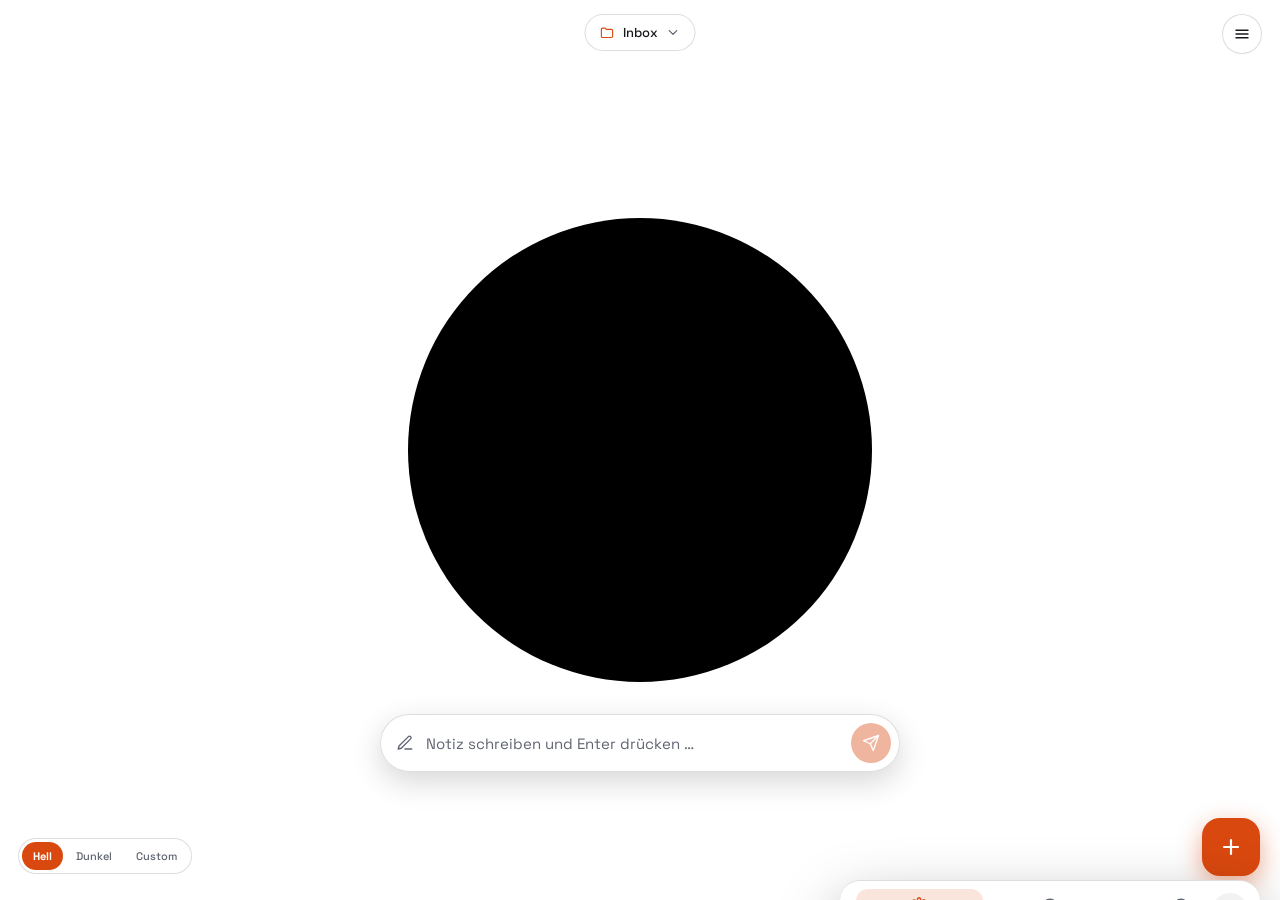
<file: index.html>
<!DOCTYPE html>
<html lang="de">
<head>
  <meta charset="UTF-8" />
  <meta name="viewport" content="width=device-width, initial-scale=1, viewport-fit=cover" />
  <title>Denkarium Capture</title>
  <meta name="theme-color" content="#ffffff" />
  <link rel="manifest" href="manifest.json" />
  <link rel="icon" href="icons/icon.svg" type="image/svg+xml" />
  <link rel="preconnect" href="https://fonts.googleapis.com" />
  <link rel="preconnect" href="https://fonts.gstatic.com" crossorigin />
  <link href="https://fonts.googleapis.com/css2?family=Space+Grotesk:wght@400;500;700&display=swap" rel="stylesheet" />
  <link rel="stylesheet" href="style.css" />
</head>
<body>
  <div class="space"></div>
  <div class="dust"></div>

  <!-- Projekt-Umschalter (oben Mitte) -->
  <div class="project-switcher chrome chrome--top" id="projectSwitcher">
    <button class="project-pill" id="projectPill" type="button" aria-haspopup="listbox" aria-expanded="false">
      <svg viewBox="0 0 24 24" fill="none" stroke="currentColor" stroke-width="1.8" stroke-linecap="round" stroke-linejoin="round">
        <path d="M3 7a2 2 0 0 1 2-2h4l2 2h8a2 2 0 0 1 2 2v9a2 2 0 0 1-2 2H5a2 2 0 0 1-2-2z" />
      </svg>
      <span class="project-pill__name" id="projectPillName">Inbox</span>
      <svg class="project-pill__chevron" viewBox="0 0 24 24" fill="none" stroke="currentColor" stroke-width="2" stroke-linecap="round" stroke-linejoin="round">
        <path d="M6 9l6 6 6-6" />
      </svg>
    </button>
    <div class="project-menu" id="projectMenu" role="listbox" hidden></div>
  </div>

  <!-- Menü-Einstieg für Maus-Bedienung (oben rechts) - auf Touch-Geräten
       per CSS ausgeblendet, dort bleibt die Wisch-Geste der Einstieg. -->
  <button class="desktop-menu-btn chrome chrome--tr" id="desktopMenuBtn" type="button"
    aria-label="Menü öffnen (Einstellungen, letzte Einträge, Hilfe)" title="Menü öffnen">
    <svg viewBox="0 0 24 24" fill="none" stroke="currentColor" stroke-width="1.8" stroke-linecap="round" stroke-linejoin="round">
      <path d="M4 7h16M4 12h16M4 17h16" />
    </svg>
  </button>

  <main class="stage">
    <div class="lens-halo" id="lensHalo"></div>
    <button class="record-button" id="recordButton" aria-label="Aufnahme starten"
      title="Klicken oder Leertaste: Aufnahme starten/beenden · Esc: verwerfen"></button>
  </main>
  <div class="live-caption" id="liveCaption" hidden></div>

  <!-- Schnellnotiz-Leiste unter dem Aufnahme-Kreis (nur Desktop) -->
  <form class="quick-note chrome" id="quickNote" autocomplete="off">
    <svg class="quick-note__icon" viewBox="0 0 24 24" fill="none" stroke="currentColor" stroke-width="1.8" stroke-linecap="round" stroke-linejoin="round">
      <path d="M12 20h9" />
      <path d="M16.5 3.5a2.121 2.121 0 0 1 3 3L7 19l-4 1 1-4Z" />
    </svg>
    <input type="text" id="quickNoteInput" placeholder="Notiz schreiben und Enter drücken …" aria-label="Schnellnotiz schreiben" />
    <button type="submit" class="quick-note__send" id="quickNoteSend" aria-label="Notiz speichern" disabled>
      <svg viewBox="0 0 24 24" fill="none" stroke="currentColor" stroke-width="1.8" stroke-linecap="round" stroke-linejoin="round">
        <path d="M22 2L11 13" />
        <path d="M22 2l-7 20-4-9-9-4 20-7z" />
      </svg>
    </button>
  </form>

  <div class="gesture-hint gesture-hint--cancel" id="cancelTrash" hidden aria-label="Nach unten rechts ziehen zum Abbrechen">
    <svg viewBox="0 0 24 24" fill="none" stroke="currentColor" stroke-width="1.8" stroke-linecap="round" stroke-linejoin="round">
      <path d="M3 6h18" />
      <path d="M8 6V4a2 2 0 0 1 2-2h4a2 2 0 0 1 2 2v2" />
      <path d="M19 6l-1 14a2 2 0 0 1-2 2H8a2 2 0 0 1-2-2L5 6" />
      <path d="M10 11v6M14 11v6" />
    </svg>
    <span class="gesture-hint__label">Abbrechen</span>
  </div>
  <div class="gesture-hint gesture-hint--lock" id="lockIndicator" role="button" tabindex="0" aria-label="Nach oben links ziehen zum Sperren, danach antippen zum Beenden" hidden>
    <svg class="gesture-hint__chevron" viewBox="0 0 24 24" fill="none" stroke="currentColor" stroke-width="2" stroke-linecap="round" stroke-linejoin="round">
      <path d="M6 15l6-6 6 6" />
    </svg>
    <svg class="gesture-hint__lock" viewBox="0 0 24 24" fill="none" stroke="currentColor" stroke-width="1.8" stroke-linecap="round" stroke-linejoin="round">
      <rect x="5" y="11" width="14" height="9" rx="2" />
      <path d="M8 11V7a4 4 0 0 1 8 0v4" />
    </svg>
    <span class="gesture-hint__label">Tippen zum Beenden</span>
  </div>

  <!-- Darstellung (unten links) -->
  <div class="theme-switcher chrome chrome--bl" id="themeSwitcher">
    <button type="button" data-mode="light">Hell</button>
    <button type="button" data-mode="dark">Dunkel</button>
    <button type="button" data-mode="custom">Custom</button>
  </div>

  <!-- Erstellen (unten rechts): + mit Schnellmenü -->
  <div class="fab-wrap chrome chrome--br" id="fabWrap">
    <div class="speed-dial" id="speedDial" hidden>
      <button class="dial-option" id="dialNote" type="button">
        <span class="dial-label">Notiz schreiben</span>
        <span class="dial-icon">
          <svg viewBox="0 0 24 24" fill="none" stroke="currentColor" stroke-width="1.8" stroke-linecap="round" stroke-linejoin="round">
            <path d="M12 20h9" />
            <path d="M16.5 3.5a2.121 2.121 0 0 1 3 3L7 19l-4 1 1-4Z" />
          </svg>
        </span>
      </button>
      <button class="dial-option" id="dialFile" type="button">
        <span class="dial-label">Datei hochladen</span>
        <span class="dial-icon">
          <svg viewBox="0 0 24 24" fill="none" stroke="currentColor" stroke-width="1.8" stroke-linecap="round" stroke-linejoin="round">
            <path d="M21.44 11.05l-9.19 9.19a5 5 0 0 1-7.07-7.07l9.19-9.19a3.5 3.5 0 0 1 4.95 4.95l-9.2 9.19a2 2 0 0 1-2.83-2.83l8.49-8.48" />
          </svg>
        </span>
      </button>
    </div>
    <button class="fab" id="fabBtn" type="button" aria-label="Neu erstellen" aria-expanded="false">
      <svg viewBox="0 0 24 24" fill="none" stroke="currentColor" stroke-width="2.2" stroke-linecap="round">
        <path d="M12 5v14M5 12h14" />
      </svg>
    </button>
  </div>
  <input type="file" id="fileInput" hidden accept="image/*,application/pdf,.doc,.docx,.txt" />

  <div class="menu-backdrop" id="menuBackdrop"></div>
  <aside class="menu-sheet" id="menuSheet" aria-hidden="true">
    <div class="menu-sheet__handle"></div>
    <button class="menu-sheet__close" id="menuClose" aria-label="Schließen">
      <svg viewBox="0 0 24 24" fill="none" stroke="currentColor" stroke-width="2" stroke-linecap="round">
        <path d="M6 6l12 12M18 6L6 18" />
      </svg>
    </button>

    <nav class="menu-tabs" id="menuTabs">
      <button type="button" class="menu-tab active" data-tab="settings">
        <svg viewBox="0 0 24 24" fill="none" stroke="currentColor" stroke-width="1.8" stroke-linecap="round" stroke-linejoin="round">
          <circle cx="12" cy="12" r="3" />
          <path d="M19.4 15a1.65 1.65 0 0 0 .33 1.82l.06.06a2 2 0 1 1-2.83 2.83l-.06-.06a1.65 1.65 0 0 0-1.82-.33 1.65 1.65 0 0 0-1 1.51V21a2 2 0 1 1-4 0v-.09a1.65 1.65 0 0 0-1-1.51 1.65 1.65 0 0 0-1.82.33l-.06.06a2 2 0 1 1-2.83-2.83l.06-.06a1.65 1.65 0 0 0 .33-1.82 1.65 1.65 0 0 0-1.51-1H3a2 2 0 1 1 0-4h.09a1.65 1.65 0 0 0 1.51-1 1.65 1.65 0 0 0-.33-1.82l-.06-.06a2 2 0 1 1 2.83-2.83l.06.06a1.65 1.65 0 0 0 1.82.33h.09a1.65 1.65 0 0 0 1-1.51V3a2 2 0 1 1 4 0v.09a1.65 1.65 0 0 0 1 1.51h.09a1.65 1.65 0 0 0 1.82-.33l.06-.06a2 2 0 1 1 2.83 2.83l-.06.06a1.65 1.65 0 0 0-.33 1.82v.09a1.65 1.65 0 0 0 1.51 1H21a2 2 0 1 1 0 4h-.09a1.65 1.65 0 0 0-1.51 1z" />
        </svg>
        <span>Einstellungen</span>
      </button>
      <button type="button" class="menu-tab" data-tab="recent">
        <svg viewBox="0 0 24 24" fill="none" stroke="currentColor" stroke-width="1.8" stroke-linecap="round" stroke-linejoin="round">
          <circle cx="12" cy="12" r="9" />
          <path d="M12 7v5l3 2" />
        </svg>
        <span>Letzte Einträge</span>
      </button>
      <button type="button" class="menu-tab" data-tab="guide">
        <svg viewBox="0 0 24 24" fill="none" stroke="currentColor" stroke-width="1.8" stroke-linecap="round" stroke-linejoin="round">
          <circle cx="12" cy="12" r="9" />
          <path d="M9.2 9a2.8 2.8 0 0 1 5.6.3c0 1.8-2.8 2.4-2.8 3.9" />
          <circle cx="12" cy="17" r="0.4" fill="currentColor" />
        </svg>
        <span>Hilfe</span>
      </button>
    </nav>

    <div class="menu-panel" data-panel="settings">
      <section class="settings-card">
        <h3 class="settings-card__title">
          <svg viewBox="0 0 24 24" fill="none" stroke="currentColor" stroke-width="1.8" stroke-linecap="round" stroke-linejoin="round">
            <circle cx="13.5" cy="6.5" r="1" /><circle cx="17.5" cy="10.5" r="1" />
            <circle cx="8.5" cy="7.5" r="1" /><circle cx="6.5" cy="12.5" r="1" />
            <path d="M12 2C6.5 2 2 6.5 2 12s4.5 10 10 10c.93 0 1.5-.75 1.5-1.5 0-.4-.15-.75-.4-1-.24-.26-.4-.62-.4-1a1.5 1.5 0 0 1 1.5-1.5H16a6 6 0 0 0 6-6c0-4.97-4.5-9-10-9z" />
          </svg>
          Darstellung
        </h3>

        <p class="settings-label">Custom-Presets</p>
        <div class="preset-row" id="presetRow">
          <button class="preset-btn" data-preset="0" type="button">1</button>
          <button class="preset-btn" data-preset="1" type="button">2</button>
          <button class="preset-btn" data-preset="2" type="button">3</button>
        </div>

        <p class="settings-label">Farbe anpassen für</p>
        <div class="chip-row" id="colorTargets">
          <button type="button" class="chip active" data-target="inner"><span class="chip-dot" data-dot="inner"></span>Kreis</button>
          <button type="button" class="chip" data-target="outer"><span class="chip-dot" data-dot="outer"></span>Hintergrund</button>
          <button type="button" class="chip" data-target="ring"><span class="chip-dot" data-dot="ring"></span>Ring</button>
          <button type="button" class="chip" data-target="ui"><span class="chip-dot" data-dot="ui"></span>Buttons</button>
        </div>

        <div class="wheel-wrap">
          <div class="color-wheel" id="colorWheel" aria-label="Farbrad">
            <div class="wheel-cursor" id="wheelCursor" hidden></div>
          </div>
          <div class="wheel-side">
            <div class="neutral-chips" id="neutralChips">
              <button type="button" class="swatch swatch--sm" data-hex="#000000" style="background:#000" aria-label="Schwarz"></button>
              <button type="button" class="swatch swatch--sm" data-hex="#71717a" style="background:#71717a" aria-label="Grau"></button>
              <button type="button" class="swatch swatch--sm" data-hex="#ffffff" style="background:#fff" aria-label="Weiß"></button>
            </div>
            <div class="special-chips" id="outerSpecials" hidden>
              <button type="button" class="chip" data-mode="starfield">
                <svg viewBox="0 0 24 24" fill="currentColor"><path d="M12 3l1.8 6.2L20 11l-6.2 1.8L12 19l-1.8-6.2L4 11l6.2-1.8L12 3z"/></svg>
                Sterne
              </button>
              <button type="button" class="chip" data-mode="photo">
                <svg viewBox="0 0 24 24" fill="none" stroke="currentColor" stroke-width="1.8" stroke-linecap="round" stroke-linejoin="round">
                  <path d="M4 8a2 2 0 0 1 2-2h1.5l1-1.5h7l1 1.5H18a2 2 0 0 1 2 2v10a2 2 0 0 1-2 2H6a2 2 0 0 1-2-2z" />
                  <circle cx="12" cy="13" r="3.5" />
                </svg>
                Foto
              </button>
            </div>
          </div>
        </div>
        <input type="file" id="bgPhotoInput" hidden accept="image/*" />

        <label class="toggle-row">
          <span>Ring anzeigen</span>
          <input type="checkbox" id="ringToggle" />
          <span class="toggle-switch"></span>
        </label>
      </section>

      <section class="settings-card">
        <h3 class="settings-card__title">
          <svg viewBox="0 0 24 24" fill="none" stroke="currentColor" stroke-width="1.8" stroke-linecap="round" stroke-linejoin="round">
            <path d="M3 7a2 2 0 0 1 2-2h4l2 2h8a2 2 0 0 1 2 2v9a2 2 0 0 1-2 2H5a2 2 0 0 1-2-2z" />
          </svg>
          Projekte
        </h3>
        <p class="settings-hint">Jedes Projekt speichert in seinen eigenen Google-Drive-Ordner.</p>
        <div class="project-list" id="projectList"></div>
        <button class="ghost-btn" id="addProjectBtn" type="button">+ Neues Projekt</button>
      </section>

      <section class="settings-card">
        <h3 class="settings-card__title">
          <svg viewBox="0 0 24 24" fill="none" stroke="currentColor" stroke-width="1.8" stroke-linecap="round" stroke-linejoin="round">
            <rect x="9" y="2" width="6" height="12" rx="3" />
            <path d="M5 10v1a7 7 0 0 0 14 0v-1" />
            <path d="M12 18v4" />
          </svg>
          Aufnahme
        </h3>
        <label class="toggle-row">
          <span>Vibration beim Start</span>
          <input type="checkbox" id="vibrationToggle" checked />
          <span class="toggle-switch"></span>
        </label>
      </section>

      <section class="settings-card">
        <h3 class="settings-card__title">
          <svg viewBox="0 0 24 24" fill="none" stroke="currentColor" stroke-width="1.8" stroke-linecap="round" stroke-linejoin="round">
            <rect x="2" y="6" width="20" height="12" rx="2" />
            <path d="M6 10h.01M10 10h.01M14 10h.01M18 10h.01M6 14h12" />
          </svg>
          Tastenkürzel
        </h3>
        <p class="settings-hint">Optionale Kürzel für Tastatur oder Maus (v. a. am Desktop). Feld anklicken und gewünschte Taste bzw. Maustaste drücken – die linke Maustaste bleibt fürs normale Bedienen reserviert. Esc bricht die Auswahl ab.</p>
        <div class="hotkey-list" id="hotkeyList">
          <div class="hotkey-row">
            <span class="hotkey-row__label">Aufnahme starten / beenden</span>
            <button class="hotkey-input" type="button" data-hotkey="record">Nicht belegt</button>
            <button class="hotkey-clear" type="button" data-hotkey-clear="record" aria-label="Kürzel entfernen">
              <svg viewBox="0 0 24 24" fill="none" stroke="currentColor" stroke-width="2" stroke-linecap="round"><path d="M6 6l12 12M18 6L6 18" /></svg>
            </button>
          </div>
          <div class="hotkey-row">
            <span class="hotkey-row__label">Nächstes Projekt</span>
            <button class="hotkey-input" type="button" data-hotkey="projectNext">Nicht belegt</button>
            <button class="hotkey-clear" type="button" data-hotkey-clear="projectNext" aria-label="Kürzel entfernen">
              <svg viewBox="0 0 24 24" fill="none" stroke="currentColor" stroke-width="2" stroke-linecap="round"><path d="M6 6l12 12M18 6L6 18" /></svg>
            </button>
          </div>
          <div class="hotkey-row">
            <span class="hotkey-row__label">Vorheriges Projekt</span>
            <button class="hotkey-input" type="button" data-hotkey="projectPrev">Nicht belegt</button>
            <button class="hotkey-clear" type="button" data-hotkey-clear="projectPrev" aria-label="Kürzel entfernen">
              <svg viewBox="0 0 24 24" fill="none" stroke="currentColor" stroke-width="2" stroke-linecap="round"><path d="M6 6l12 12M18 6L6 18" /></svg>
            </button>
          </div>
        </div>
      </section>

      <section class="settings-card">
        <h3 class="settings-card__title">
          <svg viewBox="0 0 24 24" fill="none" stroke="currentColor" stroke-width="1.8" stroke-linecap="round" stroke-linejoin="round">
            <path d="M12 22s8-4 8-10V5l-8-3-8 3v7c0 6 8 10 8 10z" />
          </svg>
          Sicherheit
        </h3>
        <p class="settings-hint">Die PIN schützt nur den Bereich „Letzte Einträge“.</p>
        <button class="ghost-btn" id="changePinBtn" type="button">PIN ändern</button>
        <button class="ghost-btn" id="privacyBtn" type="button" style="margin-top:8px">Datenschutz &amp; Sicherheit</button>
      </section>

      <section class="settings-card">
        <h3 class="settings-card__title">
          <svg viewBox="0 0 24 24" fill="none" stroke="currentColor" stroke-width="1.8" stroke-linecap="round" stroke-linejoin="round">
            <path d="M21 15a2 2 0 0 1-2 2H7l-4 4V5a2 2 0 0 1 2-2h14a2 2 0 0 1 2 2z" />
          </svg>
          Feedback
        </h3>
        <p class="settings-hint">Etwas funktioniert nicht oder dir fehlt eine Funktion? Sag Bescheid – das hilft, die App besser zu machen.</p>
        <div class="feedback-row">
          <button class="ghost-btn" id="reportBugBtn" type="button">Fehler melden</button>
          <button class="ghost-btn" id="suggestBtn" type="button">Idee vorschlagen</button>
        </div>
        <p class="settings-version" id="appVersion"></p>
      </section>
    </div>

    <div class="menu-panel" data-panel="recent" hidden>
      <div id="recentEntriesList" class="recent-entries-list">
        <p class="archive-placeholder" id="recentEmptyMsg">Noch keine Einträge – halte den Kreis gedrückt und sprich einfach los.</p>
      </div>
    </div>

    <div class="menu-panel" data-panel="guide" hidden>
      <div class="help-search">
        <svg viewBox="0 0 24 24" fill="none" stroke="currentColor" stroke-width="1.8" stroke-linecap="round" stroke-linejoin="round">
          <circle cx="11" cy="11" r="7" /><path d="m21 21-4.3-4.3" />
        </svg>
        <input type="search" id="helpSearch" placeholder="Frage suchen …" autocomplete="off" />
      </div>

      <div class="help-list" id="helpList">
        <section class="help-group" data-group="Erste Schritte">
          <h4 class="help-group__title">Erste Schritte</h4>

          <details class="faq">
            <summary>Wie nehme ich eine Notiz per Sprache auf?</summary>
            <div class="faq__body">
              Halte den großen Kreis in der Mitte gedrückt und sprich einfach los. Sobald du
              loslässt, wird das Gesprochene automatisch als Text erkannt und in deinem
              aktiven Projekt in Google Drive gespeichert – ohne weiteren Zwischenschritt.
            </div>
          </details>

          <details class="faq">
            <summary>Wie schreibe ich eine Notiz mit der Tastatur?</summary>
            <div class="faq__body">
              Tippe unten rechts auf das Plus. Es öffnet sich ein kleines Menü mit
              „Notiz schreiben“ und „Datei hochladen“. Noch schneller: Halte das Plus kurz
              gedrückt – dann springt das Textfeld direkt auf.
            </div>
          </details>

          <details class="faq">
            <summary>Wie füge ich eine Datei oder ein Foto hinzu?</summary>
            <div class="faq__body">
              Plus antippen → „Datei hochladen“. Du kannst Bilder, PDFs und Dokumente aus
              deinem Gerät auswählen; sie landen im Drive-Ordner deines aktiven Projekts.
            </div>
          </details>

          <details class="faq">
            <summary>Wie öffne ich dieses Menü?</summary>
            <div class="faq__body">
              Wische von der unteren Bildschirmhälfte nach oben. Hier findest du
              Einstellungen, deine letzten Einträge und dieses Hilfe-Center.
            </div>
          </details>
        </section>

        <section class="help-group" data-group="Aufnahme">
          <h4 class="help-group__title">Aufnahme &amp; Notizen</h4>

          <details class="faq">
            <summary>Kann ich freihändig aufnehmen, ohne den Kreis zu halten?</summary>
            <div class="faq__body">
              Ja. Halte den Kreis gedrückt und ziehe den Finger nach oben – wie beim
              Sperren einer WhatsApp-Sprachnachricht. Die Aufnahme rastet ein und läuft
              weiter, auch wenn du loslässt. Zum Beenden tippst du einfach noch einmal auf
              den Kreis.
            </div>
          </details>

          <details class="faq">
            <summary>Wie breche ich eine laufende Aufnahme ab?</summary>
            <div class="faq__body">
              Während du den Kreis hältst, ziehe den Finger nach unten rechts – ein
              Papierkorb-Symbol erscheint. Lass los, sobald es rot leuchtet – die Aufnahme
              wird verworfen und es wird nichts gespeichert.
            </div>
          </details>

          <details class="faq">
            <summary>Muss ich meine Notizen nach der Aufnahme bestätigen?</summary>
            <div class="faq__body">
              Nein. Beim Loslassen wird direkt gespeichert. Wenn du eine Notiz nachträglich
              ändern willst, findest du sie unter „Letzte Einträge“.
            </div>
          </details>

          <details class="faq">
            <summary>Was zeigt „Letzte Einträge“ an?</summary>
            <div class="faq__body">
              Deine 10 zuletzt gespeicherten Text-Notizen – egal ob per Sprache oder Tastatur.
              Ältere Einträge verschwinden nur aus dieser Liste in der App. Die zugehörigen
              Dateien in Google Drive bleiben immer erhalten und werden nie automatisch gelöscht.
            </div>
          </details>

          <details class="faq">
            <summary>Wie bearbeite ich einen bestehenden Eintrag?</summary>
            <div class="faq__body">
              Öffne „Letzte Einträge“, tippe den Eintrag an, ändere den Text und speichere.
              Die überarbeitete Fassung wird als neue Datei mit dem Zusatz „2.0“ in Google
              Drive abgelegt – die Originaldatei bleibt unangetastet erhalten.
            </div>
          </details>

          <details class="faq">
            <summary>Wie werden meine Dateien in Drive benannt?</summary>
            <div class="faq__body">
              Sprach- und Textnotizen bekommen einen Namen aus dem heutigen Datum und einer
              fortlaufenden Nummer, z. B. „2026-07-11_1“, „2026-07-11_2“ und so weiter.
              Hochgeladene Dateien behalten ihren Originalnamen.
            </div>
          </details>
        </section>

        <section class="help-group" data-group="Projekte">
          <h4 class="help-group__title">Projekte &amp; Google Drive</h4>

          <details class="faq">
            <summary>Was ist ein Projekt?</summary>
            <div class="faq__body">
              Ein Projekt ist ein Ziel für deine Notizen mit einem eigenen Google-Drive-Ordner.
              So kannst du z. B. „Uni“, „Ideen“ und „Arbeit“ trennen. Oben in der Mitte
              wechselst du zwischen deinen Projekten – alles, was du danach aufnimmst, landet
              im Ordner des gewählten Projekts.
            </div>
          </details>

          <details class="faq">
            <summary>Wie lege ich ein neues Projekt an?</summary>
            <div class="faq__body">
              Einstellungen → Projekte → „Neues Projekt“. Gib ihm einen Namen und wähle dann
              über das Ordner-Symbol seinen Google-Drive-Zielordner.
            </div>
          </details>

          <details class="faq">
            <summary>Wie ändere ich den Zielordner eines Projekts?</summary>
            <div class="faq__body">
              Einstellungen → Projekte → beim gewünschten Projekt auf das Ordner-Symbol tippen
              und im Google-Fenster einen neuen Ordner auswählen. Bereits gespeicherte Dateien
              bleiben im alten Ordner; nur neue Notizen wandern in den neuen.
            </div>
          </details>

          <details class="faq">
            <summary>Wo genau werden meine Notizen gespeichert?</summary>
            <div class="faq__body">
              Ausschließlich in dem Google-Drive-Ordner, den du für das jeweilige Projekt
              ausgewählt hast. Die App speichert nichts auf eigenen Servern – deine Notizen
              liegen komplett in deinem eigenen Google-Konto.
            </div>
          </details>

          <details class="faq">
            <summary>Warum muss ich mich bei Google anmelden?</summary>
            <div class="faq__body">
              Nur so darf die App in deinem Namen Dateien in deinem Google Drive anlegen.
              Die Anmeldung passiert direkt bei Google; die App bekommt lediglich die
              Erlaubnis, in die von dir gewählten Ordner zu schreiben.
            </div>
          </details>

          <details class="faq">
            <summary>Sieht die App mein gesamtes Google Drive?</summary>
            <div class="faq__body">
              Nein. Die App nutzt eine eingeschränkte Berechtigung (drive.file): Sie sieht und
              bearbeitet nur die Dateien und Ordner, die du selbst über die App auswählst oder
              die die App selbst erstellt hat. Dein übriges Drive bleibt für sie unsichtbar.
            </div>
          </details>

          <details class="faq">
            <summary>Wenn ich ein Projekt lösche – sind dann meine Dateien weg?</summary>
            <div class="faq__body">
              Nein. Beim Löschen eines Projekts wird nur der Eintrag in der App entfernt.
              Der Google-Drive-Ordner und alle Dateien darin bleiben vollständig erhalten.
            </div>
          </details>
        </section>

        <section class="help-group" data-group="Darstellung">
          <h4 class="help-group__title">Darstellung &amp; Design</h4>

          <details class="faq">
            <summary>Wie wechsle ich zwischen Hell, Dunkel und Custom?</summary>
            <div class="faq__body">
              Unten links tippst du zwischen „Hell“, „Dunkel“ und „Custom“. Custom nutzt dein
              gerade aktives Farb-Preset aus den Einstellungen.
            </div>
          </details>

          <details class="faq">
            <summary>Wie stelle ich eigene Farben ein?</summary>
            <div class="faq__body">
              Einstellungen → Darstellung. Wähle oben, welchen Bereich du färben willst
              (Kreis, Hintergrund, Ring oder Buttons), und tippe dann die gewünschte Farbe
              im Farbrad an. Schwarz, Grau und Weiß findest du daneben; für den Hintergrund
              gibt es zusätzlich „Sterne“ und „Foto“.
            </div>
          </details>

          <details class="faq">
            <summary>Was sind die Presets 1, 2, 3?</summary>
            <div class="faq__body">
              Drei speicherbare Farbkombinationen im Custom-Modus. Wähle ein Preset aus und
              passe die Farben an – sie werden automatisch für dieses Preset gemerkt, sodass
              du jederzeit zwischen drei eigenen Looks wechseln kannst.
            </div>
          </details>

          <details class="faq">
            <summary>Wie blende ich die Knöpfe aus, um nur den Kreis zu sehen?</summary>
            <div class="faq__body">
              Tippe einmal auf den freien Hintergrund (nicht auf den Kreis). Alle
              Bedienelemente gleiten sanft aus dem Bild. Ein weiterer Tipp holt sie zurück.
            </div>
          </details>

          <details class="faq">
            <summary>Kann ich den Ring um den Kreis abschalten?</summary>
            <div class="faq__body">
              Ja. Einstellungen → Darstellung → „Ring anzeigen“ ausschalten. Der Kreis
              wächst dann auf dieselbe Gesamtgröße, sodass das Gesamtbild gleich bleibt.
            </div>
          </details>
        </section>

        <section class="help-group" data-group="Sicherheit">
          <h4 class="help-group__title">Sicherheit &amp; Datenschutz</h4>

          <details class="faq">
            <summary>Wer kann meine Notizen lesen?</summary>
            <div class="faq__body">
              Nur du. Deine Notizen liegen ausschließlich in deinem eigenen Google-Drive-Konto,
              geschützt durch dein Google-Passwort. Die App hat keinen eigenen Server, auf dem
              Notizen zwischengespeichert oder eingesehen werden könnten – niemand, der diese
              App betreibt oder weiterentwickelt, hat Zugriff auf deine Inhalte.
            </div>
          </details>

          <details class="faq">
            <summary>Werden meine Daten an Dritte weitergegeben oder verkauft?</summary>
            <div class="faq__body">
              Nein. Es gibt keine Werbung, kein Tracking und keinen Verkauf von Daten. Die
              einzige Stelle, die technisch überhaupt beteiligt ist, ist Google – weil deine
              Notizen in deinem eigenen Google-Drive-Ordner landen. Das ist keine Weitergabe an
              einen unbekannten Dritten, sondern dein eigenes Konto, das du selbst kontrollierst.
            </div>
          </details>

          <details class="faq">
            <summary>Was passiert mit meiner Stimme bei der Spracherkennung?</summary>
            <div class="faq__body">
              Für die Sprache-zu-Text-Umwandlung nutzt dein Browser (Chrome) den eingebauten
              Google-Spracherkennungsdienst – dafür wird deine Sprachaufnahme kurz an Google
              geschickt und als Text zurückgegeben. Die App selbst speichert die Audiodaten zu
              keinem Zeitpunkt; sie bekommt nur das fertige Textergebnis und legt dieses direkt
              in deinem Drive-Ordner ab.
            </div>
          </details>

          <details class="faq">
            <summary>Verwendet die App Cookies, Tracking oder Analyse-Dienste?</summary>
            <div class="faq__body">
              Nein. Keine Cookies, kein Google Analytics, keine Werbe-Tracker und keine
              Drittanbieter-Skripte – außer den offiziellen Google-Bibliotheken, die technisch
              für die Anmeldung und den Drive-Zugriff nötig sind. Die App weiß nicht, wer du
              bist, außer über die Google-Anmeldung, die du selbst freigibst.
            </div>
          </details>

          <details class="faq">
            <summary>Ist die Verbindung verschlüsselt?</summary>
            <div class="faq__body">
              Ja. Die App wird ausschließlich über HTTPS ausgeliefert, und auch jede
              Kommunikation mit Google (Anmeldung, Ordner-Auswahl, Speichern) läuft
              verschlüsselt.
            </div>
          </details>

          <details class="faq">
            <summary>Was genau speichert die App auf meinem Gerät?</summary>
            <div class="faq__body">
              Nur lokal in deinem Browser, nie auf einem fremden Server: deinen zeitlich
              begrenzten Google-Zugangstoken (ca. 55 Minuten gültig), deine Projekte und
              Farbeinstellungen, eine Liste deiner letzten 10 Notiztexte als Kopie (die
              Originale liegen zusätzlich in Drive) und deine PIN – ausschließlich als
              verschlüsselter Prüfwert, nie im Klartext.
            </div>
          </details>

          <details class="faq">
            <summary>Wie vereinbart sich die App mit der DSGVO?</summary>
            <div class="faq__body">
              Für die private Nutzung ist die App bewusst so gebaut, dass möglichst wenig
              personenbezogene Daten überhaupt entstehen (Datenminimierung): Es gibt keinen
              eigenen Server, keine Nutzerkonten und keine Datenbank – deine Notizen werden
              direkt in dein eigenes Google-Konto geschrieben, nicht bei der App gespeichert.
              Die eingeschränkte Berechtigung (drive.file) sorgt zusätzlich dafür, dass nur das
              sichtbar ist, was du selbst auswählst. Aktuell wird die App als persönliches
              Projekt betrieben; solltest du sie für weitere Nutzer öffnen wollen, würde vor der
              Veröffentlichung zusätzlich eine förmliche Datenschutzerklärung mit Impressum
              ergänzt. Für die Nutzung im Unternehmenskontext bzw. mit Firmendaten gelten
              zusätzliche Regeln – siehe die nächste Frage.
            </div>
          </details>

          <details class="faq">
            <summary>Darf ich die App beruflich nutzen, z. B. als Mitarbeiter:in für meinen Arbeitgeber?</summary>
            <div class="faq__body">
              Diese App ist für private, persönliche Notizen gedacht – nicht für Firmen- oder
              Kundendaten. Deine Notizen landen in deinem privaten Google-Konto, nicht in einer
              vom Unternehmen kontrollierten oder überwachten Umgebung, und es besteht kein
              Auftragsverarbeitungsvertrag (AVV) zwischen dieser App und deinem Arbeitgeber.
              Das Speichern von Firmen- oder Kundendaten in einem privaten Cloud-Konto verstößt
              bei den meisten Arbeitgebern gegen interne IT- und Datenschutzrichtlinien (sog.
              „Schatten-IT“) und kann arbeitsrechtliche Konsequenzen haben. Möchtest du die App
              dennoch beruflich einsetzen, kläre das vorher ausdrücklich mit der IT- bzw.
              Datenschutzabteilung deines Arbeitgebers ab – und nutze dafür, falls freigegeben,
              ausschließlich ein vom Unternehmen verwaltetes Google-Konto, nicht dein privates.
            </div>
          </details>

          <details class="faq">
            <summary>Wie kann ich alle meine Daten vollständig löschen?</summary>
            <div class="faq__body">
              Deine Notizen liegen in deinem eigenen Google Drive – lösche dort einfach den
              betreffenden Ordner. Um zusätzlich alle lokal auf deinem Gerät gespeicherten
              Daten (Einstellungen, PIN, Zugangstoken) zu entfernen, leere in den
              Browser-Einstellungen die Website-Daten für diese Seite bzw. deinstalliere die
              installierte App und entferne die Google-Berechtigung in deinem
              Google-Konto unter „Apps mit Kontozugriff“.
            </div>
          </details>

          <details class="faq">
            <summary>Ist der Quellcode der App einsehbar?</summary>
            <div class="faq__body">
              Ja. Der komplette Code ist öffentlich auf GitHub einsehbar – jeder kann
              nachvollziehen, dass keine versteckten Datenübertragungen stattfinden und die App
              genau das tut, was hier beschrieben ist.
            </div>
          </details>

          <details class="faq">
            <summary>Wofür ist die PIN da?</summary>
            <div class="faq__body">
              Die PIN schützt nur den Bereich „Letzte Einträge“, damit niemand mit Zugriff auf
              dein entsperrtes Handy schnell deine letzten Notizen lesen kann. Aufnehmen und
              die Einstellungen sind ohne PIN erreichbar.
            </div>
          </details>

          <details class="faq">
            <summary>Wie ändere ich meine PIN?</summary>
            <div class="faq__body">
              Einstellungen → Sicherheit → „PIN ändern“. Du gibst zuerst die aktuelle PIN
              ein und legst dann eine neue fest.
            </div>
          </details>

          <details class="faq">
            <summary>Wie sicher ist meine PIN wirklich?</summary>
            <div class="faq__body">
              Die PIN wird nicht im Klartext gespeichert, sondern nur als verschlüsselter
              Prüfwert auf deinem Gerät. Sie ist ein Sichtschutz gegen neugierige Blicke –
              keine vollständige Verschlüsselung deiner Notizen. Der eigentliche Schutz
              deiner Daten liegt in deinem Google-Konto und dessen Passwort.
            </div>
          </details>

          <details class="faq">
            <summary>Muss ich mich jedes Mal neu bei Google anmelden?</summary>
            <div class="faq__body">
              Nein. Die Anmeldung bleibt eine Weile gültig, sodass du normalerweise ohne
              erneutes Einloggen aufnehmen und speichern kannst. Erst wenn die Sitzung
              abläuft, fragt Google wieder nach.
            </div>
          </details>

          <details class="faq">
            <summary>Warum warnt Google, die App sei „nicht überprüft“?</summary>
            <div class="faq__body">
              Weil dies eine private, nicht offiziell von Google geprüfte App ist – das ist
              bei selbst gebauten Apps normal. Tippe auf der Warnseite auf „Erweitert“ und
              dann auf „Weiter zu …“, um fortzufahren. Nur dein eigenes, freigeschaltetes
              Konto kann sich überhaupt anmelden.
            </div>
          </details>
        </section>

        <section class="help-group" data-group="Probleme">
          <h4 class="help-group__title">Probleme lösen</h4>

          <details class="faq">
            <summary>Die Spracherkennung erkennt nichts – was tun?</summary>
            <div class="faq__body">
              Prüfe, ob der App der Mikrofon-Zugriff erlaubt ist (im Browser über das
              Schloss-Symbol in der Adresszeile bzw. in den Website-Einstellungen). Die
              Spracherkennung braucht außerdem eine Internetverbindung. Sprich möglichst
              nah am Mikrofon und in ruhiger Umgebung.
            </div>
          </details>

          <details class="faq">
            <summary>Funktioniert die App offline?</summary>
            <div class="faq__body">
              Die Oberfläche lädt auch offline. Das Erkennen von Sprache und das Speichern in
              Google Drive brauchen jedoch Internet – ohne Verbindung kann nicht gespeichert
              werden.
            </div>
          </details>

          <details class="faq">
            <summary>Ich sehe nach einem Update noch die alte Version.</summary>
            <div class="faq__body">
              Lade die Seite neu. Falls es weiterhin die alte Ansicht zeigt, leere in den
              Browser-Einstellungen den Cache für diese Seite (oder deinstalliere die
              installierte App und füge sie erneut zum Startbildschirm hinzu).
            </div>
          </details>

          <details class="faq">
            <summary>Wie installiere ich die App auf dem Handy?</summary>
            <div class="faq__body">
              Öffne die Seite in Chrome, tippe auf das Menü (drei Punkte) und wähle „App
              installieren“ bzw. „Zum Startbildschirm hinzufügen“. Danach startet sie mit
              eigenem Icon und ohne Browser-Leiste.
            </div>
          </details>
        </section>

        <p class="help-empty" id="helpEmpty" hidden>Keine passende Frage gefunden. Formuliere sie anders oder schau in einer anderen Kategorie.</p>
      </div>
    </div>
  </aside>

  <div class="pin-gate" id="pinGate" hidden>
    <div class="pin-gate__box">
      <p class="pin-gate__title" id="pinTitle">PIN eingeben</p>
      <p class="pin-gate__error" id="pinError"></p>
      <div class="pin-gate__dots" id="pinDots">
        <span class="pin-dot"></span>
        <span class="pin-dot"></span>
        <span class="pin-dot"></span>
        <span class="pin-dot"></span>
      </div>
      <div class="pin-gate__keypad" id="pinKeypad">
        <button type="button" data-key="1">1</button>
        <button type="button" data-key="2">2</button>
        <button type="button" data-key="3">3</button>
        <button type="button" data-key="4">4</button>
        <button type="button" data-key="5">5</button>
        <button type="button" data-key="6">6</button>
        <button type="button" data-key="7">7</button>
        <button type="button" data-key="8">8</button>
        <button type="button" data-key="9">9</button>
        <button type="button" class="pin-gate__cancel" id="pinCancel">Abbrechen</button>
        <button type="button" data-key="0">0</button>
        <button type="button" class="pin-gate__del" id="pinDelete" aria-label="Löschen">
          <svg viewBox="0 0 24 24" fill="none" stroke="currentColor" stroke-width="1.8" stroke-linecap="round" stroke-linejoin="round">
            <path d="M21 6H8l-6 6 6 6h13a1 1 0 0 0 1-1V7a1 1 0 0 0-1-1z" />
            <path d="M14 10l4 4M18 10l-4 4" />
          </svg>
        </button>
      </div>
    </div>
  </div>

  <div class="text-entry" id="textEntry" hidden>
    <div class="text-entry__box">
      <textarea id="textEntryInput" placeholder="Notiz eingeben …"></textarea>
      <div class="text-entry__actions">
        <button id="textEntryCancel" type="button">Abbrechen</button>
        <button id="textEntrySave" type="button">Speichern</button>
      </div>
    </div>
  </div>

  <div class="name-dialog" id="nameDialog" hidden>
    <div class="name-dialog__box">
      <p class="name-dialog__title" id="nameDialogTitle">Projekt</p>
      <input type="text" id="nameDialogInput" maxlength="40" autocomplete="off" />
      <div class="text-entry__actions">
        <button id="nameDialogCancel" type="button">Abbrechen</button>
        <button id="nameDialogOk" type="button">Übernehmen</button>
      </div>
    </div>
  </div>

  <div class="toast" id="toast"></div>

  <script src="config.js"></script>
  <script src="https://accounts.google.com/gsi/client" async defer></script>
  <script src="drive.js"></script>
  <script src="https://apis.google.com/js/api.js"></script>
  <script>gapiLoaded();</script>
  <script src="appearance.js"></script>
  <script src="projects.js"></script>
  <script src="app.js"></script>
  <script src="hotkeys.js"></script>
  <script>
    if ('serviceWorker' in navigator) {
      window.addEventListener('load', () => {
        navigator.serviceWorker.register('service-worker.js');
      });
    }
  </script>
</body>
</html>
</file>
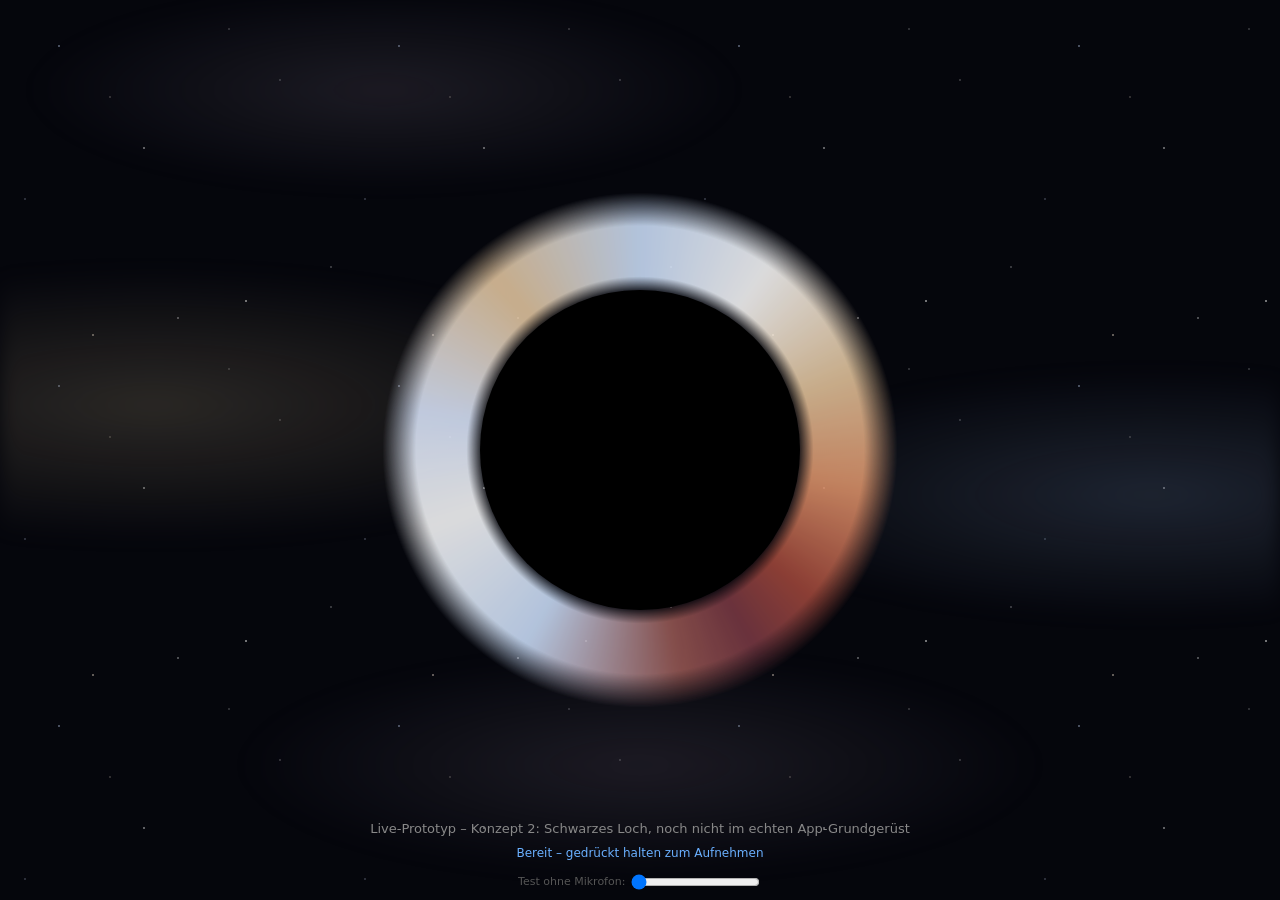
<file: design-preview/blackhole-button.html>
<!DOCTYPE html>
<html lang="de">
<head>
<meta charset="UTF-8" />
<title>Schwarzes-Loch-Button Vorschau</title>
<style>
  html, body {
    margin: 0;
    height: 100%;
    overflow: hidden;
    background: #05060c;
    font-family: system-ui, sans-serif;
  }

  /* full-page space background */
  .space {
    position: fixed;
    inset: -10%;
    background-image:
      radial-gradient(1.4px 1.4px at 10% 15%, rgba(255,255,255,0.9), transparent),
      radial-gradient(1px 1px at 35% 5%, rgba(255,255,255,0.7), transparent),
      radial-gradient(1.2px 1.2px at 55% 40%, rgba(200,220,255,0.85), transparent),
      radial-gradient(1px 1px at 20% 50%, rgba(255,255,255,0.6), transparent),
      radial-gradient(1.4px 1.4px at 65% 25%, rgba(255,240,220,0.75), transparent),
      radial-gradient(1px 1px at 5% 35%, rgba(255,255,255,0.55), transparent),
      radial-gradient(1.3px 1.3px at 80% 70%, rgba(255,255,255,0.8), transparent),
      radial-gradient(1px 1px at 45% 85%, rgba(210,225,255,0.65), transparent),
      radial-gradient(1.2px 1.2px at 90% 20%, rgba(255,255,255,0.7), transparent),
      radial-gradient(1px 1px at 70% 55%, rgba(255,245,225,0.6), transparent);
    background-size: 340px 340px;
    background-repeat: repeat;
  }

  .dust {
    position: fixed;
    inset: 0;
    background:
      radial-gradient(ellipse 55% 22% at 12% 45%, rgba(130,118,95,0.3), transparent 70%),
      radial-gradient(ellipse 50% 20% at 90% 55%, rgba(95,115,145,0.28), transparent 70%),
      radial-gradient(ellipse 45% 18% at 50% 85%, rgba(110,100,120,0.22), transparent 70%),
      radial-gradient(ellipse 40% 16% at 30% 10%, rgba(120,110,130,0.2), transparent 70%);
    filter: blur(10px);
  }

  /* stage centers the lensing halo + the black button on the same point */
  .stage {
    position: fixed;
    inset: 0;
    display: flex;
    align-items: center;
    justify-content: center;
  }

  /* warped ring of gravitationally lensed starlight, sitting in the background around the button */
  .lens-halo {
    position: absolute;
    width: 560px;
    height: 560px;
    border-radius: 50%;
    background: conic-gradient(from 0deg,
      #cfe3ff 0deg, #ffffff 35deg, #e8c9a0 70deg, #e0956b 100deg,
      #a3493c 130deg, #7a3a45 150deg, #9a5a55 170deg,
      #cfe3ff 210deg, #ffffff 250deg, #dce8ff 280deg, #e8c9a0 320deg, #cfe3ff 360deg);
    -webkit-mask-image: radial-gradient(circle closest-side, transparent 56%, black 62%, black 80%, transparent 92%);
    mask-image: radial-gradient(circle closest-side, transparent 56%, black 62%, black 80%, transparent 92%);
    filter: blur(6px);
    opacity: 0.85;
    animation: spin 34s linear infinite;
  }

  @keyframes spin {
    from { transform: rotate(0deg); }
    to { transform: rotate(360deg); }
  }

  /* the hole itself: flat, featureless black - nothing else */
  .button {
    position: relative;
    width: 320px;
    height: 320px;
    border-radius: 50%;
    background: #000;
    cursor: pointer;
    user-select: none;
    -webkit-tap-highlight-color: transparent;
    transition: transform 0.15s ease;
  }

  .button.pressed {
    transform: scale(0.96);
  }

  .label {
    position: fixed;
    bottom: 64px;
    color: #888;
    font-size: 13px;
    text-align: center;
    width: 100%;
  }
  .status {
    position: fixed;
    bottom: 40px;
    color: #6ab0ff;
    font-size: 12px;
    text-align: center;
    width: 100%;
  }
  .debug {
    position: fixed;
    bottom: 8px;
    color: #555;
    font-size: 11px;
    text-align: center;
    width: 100%;
  }
  .debug input { vertical-align: middle; }
</style>
</head>
<body>
  <div class="space"></div>
  <div class="dust"></div>
  <div class="stage">
    <div class="lens-halo" id="lensHalo"></div>
    <div class="button" id="rim"></div>
  </div>
  <div class="label">Live-Prototyp – Konzept 2: Schwarzes Loch, noch nicht im echten App-Grundgerüst</div>
  <div class="status" id="status">Bereit – gedrückt halten zum Aufnehmen</div>
  <div class="debug">Test ohne Mikrofon: <input type="range" id="volTest" min="0" max="100" value="0"></div>

  <script>
    const rim = document.getElementById('rim');
    const statusEl = document.getElementById('status');
    const lensHalo = document.getElementById('lensHalo');
    const baseRingDuration = 34;

    let rafId = null;
    let audioCtx, analyser, dataArray, source, stream;
    let recording = false;
    let manualVolume = 0;

    function applyVolume(volume01) {
      const clamped = Math.max(0, Math.min(1, volume01));
      const factor = Math.max(0.12, 1 - clamped * 0.88);
      lensHalo.style.animationDuration = (baseRingDuration * factor) + 's';
      lensHalo.style.opacity = (0.85 + clamped * 0.15).toFixed(2);
    }

    function idleLoop(t) {
      if (!recording) {
        const breathing = manualVolume > 0 ? manualVolume : (Math.sin(t / 1800) * 0.5 + 0.5) * 0.1;
        applyVolume(breathing);
      }
      rafId = requestAnimationFrame(idleLoop);
    }

    function recordingTick() {
      if (!recording) return;
      analyser.getByteFrequencyData(dataArray);
      let sum = 0;
      for (let i = 0; i < dataArray.length; i++) sum += dataArray[i];
      const avg = sum / dataArray.length / 255;
      applyVolume(avg);
      rafId = requestAnimationFrame(recordingTick);
    }

    async function startRecording() {
      rim.classList.add('pressed');
      recording = true;
      statusEl.textContent = 'Aufnahme läuft …';
      try {
        stream = await navigator.mediaDevices.getUserMedia({ audio: true });
        audioCtx = new (window.AudioContext || window.webkitAudioContext)();
        source = audioCtx.createMediaStreamSource(stream);
        analyser = audioCtx.createAnalyser();
        analyser.fftSize = 256;
        source.connect(analyser);
        dataArray = new Uint8Array(analyser.frequencyBinCount);
        cancelAnimationFrame(rafId);
        recordingTick();
      } catch (err) {
        statusEl.textContent = 'Kein Mikrofon verfügbar – nutze den Test-Regler unten';
        console.warn('Mikrofonzugriff fehlgeschlagen:', err.message);
      }
    }

    function stopRecording() {
      rim.classList.remove('pressed');
      recording = false;
      statusEl.textContent = 'Bereit – gedrückt halten zum Aufnehmen';
      if (stream) { stream.getTracks().forEach(t => t.stop()); stream = null; }
      if (audioCtx) { audioCtx.close(); audioCtx = null; }
      cancelAnimationFrame(rafId);
      idleLoop(performance.now());
    }

    rim.addEventListener('pointerdown', startRecording);
    ['pointerup', 'pointerleave', 'pointercancel'].forEach(evt => rim.addEventListener(evt, stopRecording));

    document.getElementById('volTest').addEventListener('input', (e) => {
      manualVolume = Number(e.target.value) / 100;
    });

    idleLoop(performance.now());
  </script>
</body>
</html>
</file>
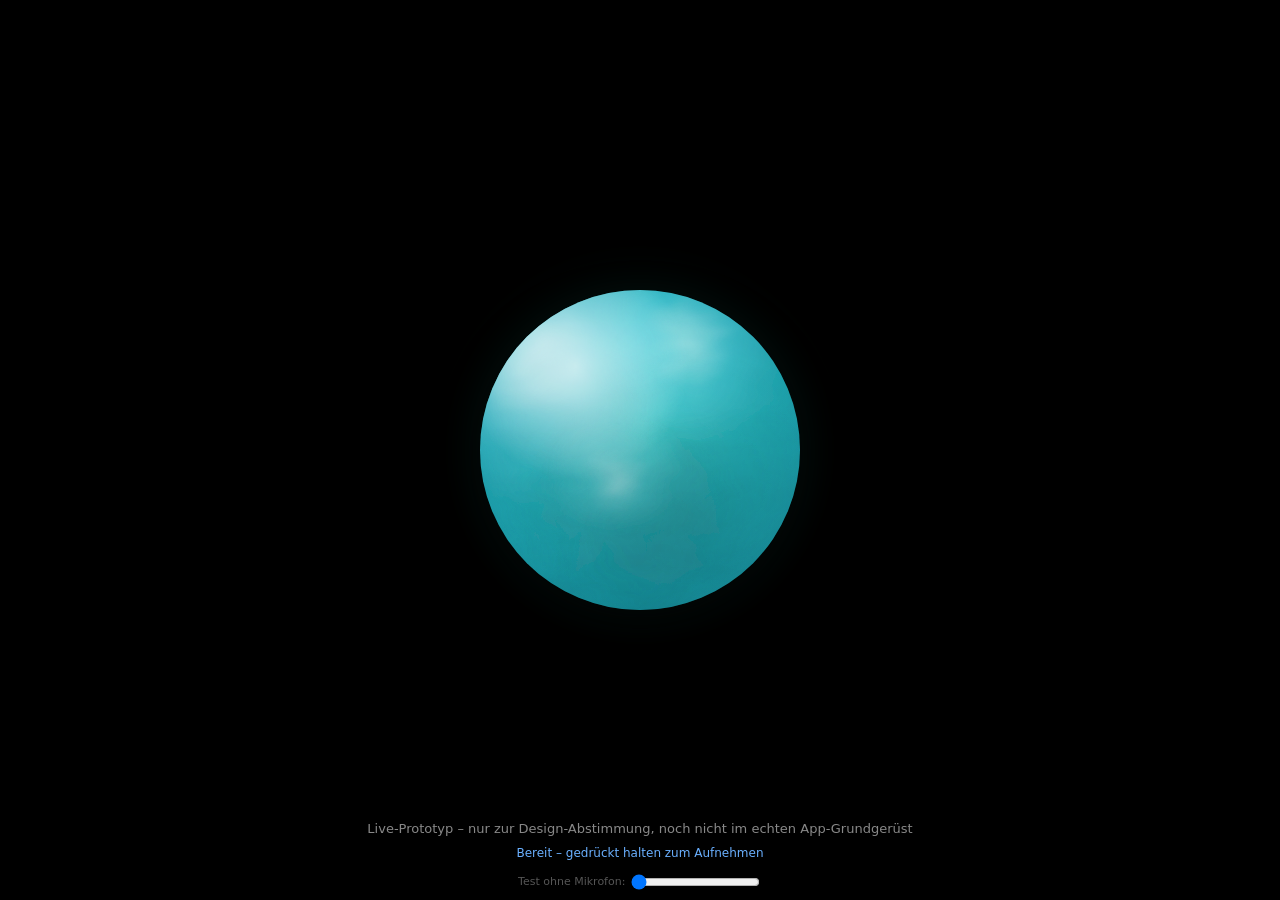
<file: design-preview/pensieve-button-v1-soft-water.html>
<!DOCTYPE html>
<html lang="de">
<head>
<meta charset="UTF-8" />
<title>Pensieve-Button Vorschau</title>
<style>
  html, body {
    margin: 0;
    height: 100%;
    background: #000;
    display: flex;
    align-items: center;
    justify-content: center;
    font-family: system-ui, sans-serif;
  }

  .rim {
    position: relative;
    width: 320px;
    height: 320px;
    border-radius: 50%;
    overflow: hidden;
    box-shadow: 0 18px 40px rgba(0,0,0,0.55), 0 0 55px rgba(60,220,185,0.1);
    cursor: pointer;
    user-select: none;
    -webkit-tap-highlight-color: transparent;
    transition: transform 0.15s ease, box-shadow 0.15s ease;
  }

  .rim.pressed {
    transform: scale(0.96);
    box-shadow: 0 10px 30px rgba(0,0,0,0.6), 0 0 80px rgba(60,220,185,0.28);
  }

  .basin {
    position: relative;
    width: 100%;
    height: 100%;
    background: radial-gradient(circle at 50% 42%, #4de3e0 0%, #29b8bf 40%, #1c98a5 70%, #167c8c 100%);
    overflow: hidden;
  }

  /* sphere shading: light source upper-left, darker toward the lower-right and all edges */
  .shade-dark {
    position: absolute;
    inset: 0;
    pointer-events: none;
    background:
      radial-gradient(circle at 66% 72%, rgba(0,0,0,0.12), transparent 55%),
      radial-gradient(circle at 50% 50%, transparent 74%, rgba(0,0,0,0.2) 100%);
  }

  /* glossy specular highlight + thin glowing rim light, like a lit orb */
  .shade-light {
    position: absolute;
    inset: 0;
    pointer-events: none;
    mix-blend-mode: screen;
    background:
      radial-gradient(circle at 30% 24%, rgba(255,255,255,0.65), transparent 34%),
      radial-gradient(circle at 50% 50%, transparent 86%, rgba(170,245,255,0.5) 97%, transparent 100%);
  }

  /* physically-lit ripple highlights, layered on top for realism */
  .water-light {
    position: absolute;
    inset: 0;
    pointer-events: none;
    background: #000;
    filter: url(#waterLight);
    mix-blend-mode: soft-light;
    opacity: 0.55;
  }

  .liquid-wrap {
    position: absolute;
    inset: 0;
    filter: url(#liquid);
  }

  .tilt {
    position: absolute;
    inset: 0;
  }
  .tilt-2 { transform: rotate(35deg); }
  .tilt-3 { transform: rotate(-24deg); }
  .tilt-6 { transform: rotate(70deg); }

  .mist {
    position: absolute;
    width: 150%;
    height: 150%;
    top: -25%;
    left: -25%;
    filter: blur(8px);
  }

  /* bright glowing accents, like light catching the swirling surface */
  .mist-1 {
    background: radial-gradient(circle at 28% 30%,
      rgba(215,250,255,0.85) 0%,
      rgba(140,230,255,0.35) 14%,
      transparent 30%);
    mix-blend-mode: screen;
    animation: swirl 16s linear infinite;
  }
  .mist-4 {
    background: radial-gradient(circle at 60% 28%,
      rgba(255,255,255,0.5) 0%,
      rgba(130,220,250,0.2) 10%,
      transparent 22%);
    filter: blur(6px);
    mix-blend-mode: screen;
    animation: swirl 27s linear infinite reverse;
  }

  /* dark storm-cloud swirls overlaid on the glowing green, covering most of the surface */
  .mist-2 {
    background: radial-gradient(ellipse 32% 62% at 58% 52%,
      rgba(20,90,98,0.22) 0%,
      rgba(24,100,108,0.1) 55%,
      transparent 82%);
    mix-blend-mode: multiply;
    animation: swirl 22s linear infinite reverse;
  }
  .mist-3 {
    background: radial-gradient(ellipse 30% 58% at 40% 64%,
      rgba(20,92,100,0.2) 0%,
      rgba(24,102,110,0.09) 55%,
      transparent 82%);
    filter: blur(9px);
    mix-blend-mode: multiply;
    animation: swirl 11s linear infinite;
  }
  .mist-5 {
    background: radial-gradient(ellipse 26% 50% at 32% 40%,
      rgba(20,90,98,0.16) 0%,
      rgba(24,96,104,0.08) 55%,
      transparent 80%);
    mix-blend-mode: multiply;
    animation: swirl 19s linear infinite;
  }
  .mist-6 {
    background: radial-gradient(ellipse 24% 46% at 68% 38%,
      rgba(20,92,100,0.15) 0%,
      rgba(24,96,104,0.07) 55%,
      transparent 80%);
    filter: blur(9px);
    mix-blend-mode: multiply;
    animation: swirl 14s linear infinite reverse;
  }
  .mist-7 {
    background: radial-gradient(circle at 45% 55%,
      rgba(255,255,255,0.4) 0%,
      rgba(180,250,255,0.15) 8%,
      transparent 18%);
    filter: blur(4px);
    mix-blend-mode: screen;
    animation: swirl 13s linear infinite;
  }

  @keyframes swirl {
    from { transform: rotate(0deg); }
    to { transform: rotate(360deg); }
  }

  .label {
    position: fixed;
    bottom: 64px;
    color: #888;
    font-size: 13px;
    text-align: center;
    width: 100%;
  }

  .status {
    position: fixed;
    bottom: 40px;
    color: #6ab0ff;
    font-size: 12px;
    text-align: center;
    width: 100%;
  }

  .debug {
    position: fixed;
    bottom: 8px;
    color: #555;
    font-size: 11px;
    text-align: center;
    width: 100%;
  }
  .debug input { vertical-align: middle; }
</style>
</head>
<body>
  <svg width="0" height="0" style="position:absolute">
    <filter id="liquid" x="-20%" y="-20%" width="140%" height="140%">
      <feTurbulence type="fractalNoise" baseFrequency="0.008 0.017" numOctaves="3" seed="7" result="turb"></feTurbulence>
      <feDisplacementMap in="SourceGraphic" in2="turb" scale="34" xChannelSelector="R" yChannelSelector="G" />
    </filter>

    <!-- simulated rippling water surface: bump-mapped turbulence lit by a virtual light source -->
    <filter id="waterLight" x="-20%" y="-20%" width="140%" height="140%">
      <feTurbulence type="fractalNoise" baseFrequency="0.014 0.03" numOctaves="2" seed="4" result="ripple" />
      <feGaussianBlur in="ripple" stdDeviation="3.5" result="rippleBlur" />
      <feSpecularLighting in="rippleBlur" surfaceScale="1.8" specularConstant="0.6" specularExponent="8" lighting-color="#8fe0e6" result="spec">
        <fePointLight x="95" y="70" z="170">
          <animate attributeName="x" values="75;115;75" dur="7s" repeatCount="indefinite" />
          <animate attributeName="y" values="55;90;55" dur="9s" repeatCount="indefinite" />
        </fePointLight>
      </feSpecularLighting>
      <feComposite in="spec" in2="SourceGraphic" operator="in" />
    </filter>
  </svg>

  <div class="rim" id="rim">
    <div class="basin">
      <div class="liquid-wrap">
        <div class="mist mist-1"></div>
        <div class="tilt tilt-2"><div class="mist mist-2"></div></div>
        <div class="tilt tilt-3"><div class="mist mist-3"></div></div>
        <div class="mist mist-4"></div>
        <div class="mist mist-5"></div>
        <div class="tilt tilt-6"><div class="mist mist-6"></div></div>
        <div class="mist mist-7"></div>
      </div>
    </div>
    <div class="shade-dark"></div>
    <div class="shade-light"></div>
    <div class="water-light"></div>
  </div>
  <div class="label">Live-Prototyp – nur zur Design-Abstimmung, noch nicht im echten App-Grundgerüst</div>
  <div class="status" id="status">Bereit – gedrückt halten zum Aufnehmen</div>
  <div class="debug">Test ohne Mikrofon: <input type="range" id="volTest" min="0" max="100" value="0"></div>

  <script>
    const rim = document.getElementById('rim');
    const statusEl = document.getElementById('status');
    const turb = document.querySelector('feTurbulence');
    const mists = [...document.querySelectorAll('.mist')];
    const baseDurations = [10, 13, 8, 15, 11, 9, 8]; // seconds, matches CSS defaults

    let rafId = null;
    let audioCtx, analyser, dataArray, source, stream;
    let recording = false;
    let manualVolume = 0; // from debug slider, used when not recording

    function setSwirlSpeed(factor) {
      mists.forEach((el, i) => {
        el.style.animationDuration = (baseDurations[i] * factor) + 's';
      });
    }

    function applyVolume(volume01) {
      const clamped = Math.max(0, Math.min(1, volume01));
      const factor = Math.max(0.15, 1 - clamped * 0.85);
      setSwirlSpeed(factor);
      const freq = 0.008 + clamped * 0.022;
      turb.setAttribute('baseFrequency', `${freq} ${freq * 2.1}`);
    }

    function idleLoop(t) {
      if (!recording) {
        const breathing = manualVolume > 0 ? manualVolume : (Math.sin(t / 1800) * 0.5 + 0.5) * 0.12;
        applyVolume(breathing);
      }
      rafId = requestAnimationFrame(idleLoop);
    }

    function recordingTick() {
      if (!recording) return;
      analyser.getByteFrequencyData(dataArray);
      let sum = 0;
      for (let i = 0; i < dataArray.length; i++) sum += dataArray[i];
      const avg = sum / dataArray.length / 255;
      applyVolume(avg);
      rafId = requestAnimationFrame(recordingTick);
    }

    async function startRecording() {
      rim.classList.add('pressed');
      recording = true;
      statusEl.textContent = 'Aufnahme läuft …';
      try {
        stream = await navigator.mediaDevices.getUserMedia({ audio: true });
        audioCtx = new (window.AudioContext || window.webkitAudioContext)();
        source = audioCtx.createMediaStreamSource(stream);
        analyser = audioCtx.createAnalyser();
        analyser.fftSize = 256;
        source.connect(analyser);
        dataArray = new Uint8Array(analyser.frequencyBinCount);
        cancelAnimationFrame(rafId);
        recordingTick();
      } catch (err) {
        statusEl.textContent = 'Kein Mikrofon verfügbar – nutze den Test-Regler unten';
        console.warn('Mikrofonzugriff fehlgeschlagen:', err.message);
      }
    }

    function stopRecording() {
      rim.classList.remove('pressed');
      recording = false;
      statusEl.textContent = 'Bereit – gedrückt halten zum Aufnehmen';
      if (stream) { stream.getTracks().forEach(t => t.stop()); stream = null; }
      if (audioCtx) { audioCtx.close(); audioCtx = null; }
      cancelAnimationFrame(rafId);
      idleLoop(performance.now());
    }

    rim.addEventListener('pointerdown', startRecording);
    ['pointerup', 'pointerleave', 'pointercancel'].forEach(evt => rim.addEventListener(evt, stopRecording));

    document.getElementById('volTest').addEventListener('input', (e) => {
      manualVolume = Number(e.target.value) / 100;
    });

    idleLoop(performance.now());
  </script>
</body>
</html>
</file>
<file: style.css>
/* ==========================================================================
   Denkarium Capture – Design-Tokens
   Ein Akzent pro Modus (Sunset-Orange, vom Aufnahme-Ring abgeleitet),
   Oberflächen-Tokens für helles/dunkles Menü, ein Easing-Paar für alles.
   ========================================================================== */

:root {
  color-scheme: dark;
  --ring-color: #ff9a3c;

  --ease-out: cubic-bezier(0.32, 0.72, 0, 1);
  --spring: cubic-bezier(0.34, 1.56, 0.64, 1);

  --font: "Space Grotesk", system-ui, -apple-system, "Segoe UI", sans-serif;

  /* Größe des Aufnahme-Kreises - global, damit auch die Schnellnotiz-Leiste
     (außerhalb von .stage) ihren Abstand darunter davon ableiten kann. */
  --btn-size: min(320px, 52vw, 44vh);
}

html[data-theme="light"] {
  color-scheme: light;
  --accent: #d9480f;
  --accent-fg: #ffffff;
  --accent-strong: var(--accent);
  --surface: #ffffff;
  --surface-2: rgba(15, 15, 25, 0.05);
  --on-surface: #17181c;
  --muted: #5f6470;
  --outline: rgba(15, 15, 25, 0.14);
  --scrim: rgba(25, 18, 12, 0.35);
}

html[data-theme="dark"] {
  color-scheme: dark;
  --accent: #ffa94d;
  --accent-fg: #2b1503;
  --accent-strong: var(--accent);
  --surface: #0e0f15;
  --surface-2: rgba(255, 255, 255, 0.06);
  --on-surface: #f3f3f5;
  --muted: #9aa0a8;
  --outline: rgba(255, 255, 255, 0.13);
  --scrim: rgba(0, 0, 0, 0.55);
}

/* Custom-Modus startet im hellen Menü-Stil, aber mit violettem statt
   orangefarbenem Akzent - bleibt so vom hellen und dunklen Modus
   unterscheidbar, auch bevor eigene Farben gewählt wurden. */
html[data-theme="custom"] {
  color-scheme: light;
  --accent: #7c3aed;
  --accent-fg: #ffffff;
  --accent-strong: var(--accent);
  --surface: #ffffff;
  --surface-2: rgba(15, 15, 25, 0.05);
  --on-surface: #17181c;
  --muted: #5f6470;
  --outline: rgba(15, 15, 25, 0.14);
  --scrim: rgba(25, 18, 12, 0.35);
}

* {
  box-sizing: border-box;
}

button:focus-visible,
[role="button"]:focus-visible,
input:focus-visible {
  outline: 2px solid var(--accent-strong);
  outline-offset: 2px;
}

button,
[role="button"] {
  touch-action: manipulation;
  font-family: inherit;
}

@media (prefers-reduced-motion: reduce) {
  *, *::before, *::after {
    animation-duration: 0.01ms !important;
    animation-iteration-count: 1 !important;
    transition-duration: 0.01ms !important;
  }
}

html, body {
  margin: 0;
  padding: 0;
  height: 100%;
  overflow: hidden;
  background: #05060c;
  color: var(--on-surface);
  font-family: var(--font);
}

/* ==========================================================================
   Hintergrund: Sternenhimmel + Staub
   ========================================================================== */

.space {
  position: fixed;
  inset: -10%;
  background-image:
    radial-gradient(1.4px 1.4px at 10% 15%, rgba(255,255,255,0.9), transparent),
    radial-gradient(1px 1px at 35% 5%, rgba(255,255,255,0.7), transparent),
    radial-gradient(1.2px 1.2px at 55% 40%, rgba(200,220,255,0.85), transparent),
    radial-gradient(1px 1px at 20% 50%, rgba(255,255,255,0.6), transparent),
    radial-gradient(1.4px 1.4px at 65% 25%, rgba(255,240,220,0.75), transparent),
    radial-gradient(1px 1px at 5% 35%, rgba(255,255,255,0.55), transparent),
    radial-gradient(1.3px 1.3px at 80% 70%, rgba(255,255,255,0.8), transparent),
    radial-gradient(1px 1px at 45% 85%, rgba(210,225,255,0.65), transparent),
    radial-gradient(1.2px 1.2px at 90% 20%, rgba(255,255,255,0.7), transparent),
    radial-gradient(1px 1px at 70% 55%, rgba(255,245,225,0.6), transparent);
  background-size: 340px 340px;
  background-repeat: repeat;
  z-index: 0;
}

.dust {
  position: fixed;
  inset: 0;
  background:
    radial-gradient(ellipse 55% 22% at 12% 45%, rgba(130,118,95,0.3), transparent 70%),
    radial-gradient(ellipse 50% 20% at 90% 55%, rgba(95,115,145,0.28), transparent 70%),
    radial-gradient(ellipse 45% 18% at 50% 85%, rgba(110,100,120,0.22), transparent 70%),
    radial-gradient(ellipse 40% 16% at 30% 10%, rgba(120,110,130,0.2), transparent 70%);
  filter: blur(10px);
  z-index: 0;
}

/* ==========================================================================
   Bühne: Ring + Aufnahme-Kreis (Signature-Element)
   ========================================================================== */

.stage {
  position: fixed;
  inset: 0;
  display: flex;
  align-items: center;
  justify-content: center;
  z-index: 1;
}

.lens-halo {
  position: absolute;
  width: calc(var(--btn-size) * 1.45);
  height: calc(var(--btn-size) * 1.45);
  border-radius: 50%;
  background: conic-gradient(from 0deg,
    var(--ring-color) 0deg,
    #ffffff 35deg,
    color-mix(in srgb, var(--ring-color) 70%, white) 70deg,
    var(--ring-color) 100deg,
    color-mix(in srgb, var(--ring-color) 75%, black) 130deg,
    color-mix(in srgb, var(--ring-color) 25%, white) 150deg,
    var(--ring-color) 170deg,
    #ffffff 210deg,
    var(--ring-color) 250deg,
    color-mix(in srgb, var(--ring-color) 25%, white) 280deg,
    color-mix(in srgb, var(--ring-color) 75%, black) 320deg,
    var(--ring-color) 360deg);
  -webkit-mask-image: radial-gradient(circle closest-side, transparent 61%, black 62%, black 76%, transparent 77%);
  mask-image: radial-gradient(circle closest-side, transparent 61%, black 62%, black 76%, transparent 77%);
  opacity: 0.95;
  animation: spin 3.5s linear infinite;
  pointer-events: none;
}

@keyframes spin {
  from { transform: rotate(0deg); }
  to { transform: rotate(360deg); }
}

.record-button {
  position: relative;
  width: var(--btn-size);
  height: var(--btn-size);
  border-radius: 50%;
  background: #000;
  border: none;
  cursor: pointer;
  padding: 0;
  /* Ohne dies interpretiert der Browser ein Ziehen auf dem Button als
     Wisch-/Scroll-Geste und schickt ein 'pointercancel' - das hat die
     Aufnahme sofort beendet, sobald man den Finger überhaupt bewegt hat.
     touch-action:none gibt uns die volle, ununterbrochene Kontrolle über
     die Halten/Ziehen/Sperren/Abbrechen-Geste. */
  touch-action: none;
  -webkit-tap-highlight-color: transparent;
  -webkit-touch-callout: none;
  user-select: none;
  transition: transform 0.08s ease, box-shadow 0.08s ease,
    width 0.2s var(--ease-out), height 0.2s var(--ease-out);
  box-shadow: none;
}

.stage.ring-disabled .lens-halo {
  display: none;
}
.stage.ring-disabled .record-button {
  width: calc(var(--btn-size) * 1.45);
  height: calc(var(--btn-size) * 1.45);
}

/* Während der Aufnahme wird der Kreis lebendig: er morpht organisch wie ein
   schwebender Tropfen (Blob), die Sonar-Ringe tragen die Ringfarbe nach außen.
   Im Ruhezustand bleibt er ein perfekter, stiller Kreis. */
.record-button.recording {
  animation: blob-morph 3.6s ease-in-out infinite;
}

@keyframes blob-morph {
  0%, 100% { border-radius: 50%; }
  25% { border-radius: 53% 47% 46% 54% / 48% 55% 45% 52%; }
  50% { border-radius: 47% 53% 55% 45% / 54% 46% 52% 48%; }
  75% { border-radius: 52% 48% 45% 55% / 46% 52% 48% 54%; }
}

.record-button.recording::after,
.record-button.recording::before {
  content: "";
  position: absolute;
  inset: -12px;
  border-radius: inherit;
  border: 3px solid color-mix(in srgb, var(--ring-color) 75%, white);
  animation: record-pulse 1.3s ease-out infinite;
  pointer-events: none;
}
.record-button.recording::before {
  animation-delay: 0.65s;
}
@keyframes record-pulse {
  0% { transform: scale(1); opacity: 0.9; }
  100% { transform: scale(1.6); opacity: 0; }
}

/* ==========================================================================
   Aufnahme-Begleiter: Live-Text, Papierkorb, Sperre
   ========================================================================== */

.live-caption {
  position: fixed;
  bottom: 108px;
  left: 50%;
  transform: translateX(-50%);
  max-width: min(85vw, 480px);
  text-align: center;
  color: #f2f2f4;
  background: rgba(14, 15, 21, 0.8);
  padding: 8px 14px;
  border-radius: 12px;
  font-size: 15px;
  line-height: 1.4;
  z-index: 2;
  pointer-events: none;
}
.live-caption:empty {
  background: transparent;
  padding: 0;
}
.live-caption[hidden] {
  display: none;
}

/* Geste-Hinweise: EIN gemeinsames Bauteil für Abbrechen (unten rechts) und
   Sperren/Freihändig (oben links) - symmetrisch durch den Button-Mittelpunkt
   gespiegelt, gleich groß, gleicher Aufbau (Icon -> Pille mit Beschriftung),
   nur die Zielfarbe (--tint) und das Icon unterscheiden sich. Beide starten
   auf Höhe des Lichtrings (nie darüber, keine Überlappung) und wandern mit
   dem Ziehfortschritt (--progress) weiter nach außen, statt hart bei
   Erreichen der Schwelle aufzutauchen. Beide Richtungen liegen auf derselben
   Diagonale, die für einen Daumen an der rechten Bildschirmseite bequem
   erreichbar ist: kurzer Flick nach unten rechts zum Abbrechen, derselbe
   Bogen weitergezogen nach oben links zum Sperren. */
.gesture-hint {
  --progress: 0%;
  --progress-num: 0;
  --tint: var(--muted);
  position: fixed;
  left: 0;
  top: 0;
  transform: translate(-50%, -50%) scale(calc(0.75 + 0.25 * var(--progress-num, 0)));
  height: 44px;
  min-width: 44px;
  padding: 0 13px;
  border-radius: 999px;
  display: flex;
  align-items: center;
  justify-content: center;
  gap: 8px;
  border: 1px solid color-mix(in srgb, var(--tint) var(--progress), var(--outline));
  background: color-mix(in srgb, var(--tint) var(--progress), var(--surface));
  color: color-mix(in srgb, #ffffff var(--progress), var(--muted));
  box-shadow: 0 8px 22px rgba(0, 0, 0, 0.18);
  opacity: calc(0.55 + 0.45 * var(--progress-num, 0));
  z-index: 4;
  pointer-events: none;
  transition: left 0.1s ease-out, top 0.1s ease-out, background 0.12s ease-out,
    border-color 0.12s ease-out, color 0.12s ease-out;
}
.gesture-hint[hidden] { display: none; }
.gesture-hint svg { width: 18px; height: 18px; flex: none; }
.gesture-hint__label {
  font-size: 12px;
  font-weight: 600;
  letter-spacing: 0.01em;
  white-space: nowrap;
  max-width: 0;
  overflow: hidden;
  opacity: 0;
  transition: max-width 0.2s var(--ease-out), opacity 0.15s ease;
}
.gesture-hint.committed .gesture-hint__label,
.gesture-hint.static .gesture-hint__label {
  max-width: 160px;
  opacity: 1;
}

.gesture-hint--cancel { --tint: #e03131; }
.gesture-hint--cancel.committed svg {
  transform: scale(1.1) rotate(-8deg);
}
/* Maus/Tastatur: Abbrechen ist sofort eine feste, anklickbare Aktion statt
   eines Ziehziels - bleibt aber farblich neutral (kein Alarmrot), bis sie
   tatsächlich betätigt wird. */
.gesture-hint--cancel.static {
  cursor: pointer;
  pointer-events: auto;
}

.gesture-hint--lock { --tint: var(--accent-strong); }
/* Pfeil zeigt nach oben links - dieselbe Richtung, in die man zum Sperren zieht. */
.gesture-hint__chevron { transform: rotate(-45deg); }
.gesture-hint__lock { display: none; }
.gesture-hint--lock.committed {
  cursor: pointer;
  pointer-events: auto;
  animation: gesture-commit-pop 0.3s var(--spring);
}
.gesture-hint--lock.committed .gesture-hint__chevron { display: none; }
.gesture-hint--lock.committed .gesture-hint__lock { display: block; }

@keyframes gesture-commit-pop {
  from { transform: translate(-50%, -50%) scale(0.75); }
  50% { transform: translate(-50%, -50%) scale(1.08); }
  to { transform: translate(-50%, -50%) scale(1); }
}

/* ==========================================================================
   Schnellnotiz-Leiste: Suchleisten-artiges Eingabefeld unter dem Kreis.
   Nur Desktop (feiner Zeiger) - am Handy schreibt man Notizen über das Plus-
   Menü. Sitzt zentriert unter dem Aufnahme-Kreis; der Abstand leitet sich aus
   der Kreisgröße ab und wird auf kurzen Fenstern nach unten gedeckelt, damit
   die Leiste nie aus dem Bild rutscht.
   ========================================================================== */
.quick-note {
  display: none;
  position: fixed;
  left: 50%;
  top: min(50% + var(--btn-size) * 0.72 + 34px, 100dvh - 92px);
  transform: translateX(-50%);
  width: min(520px, 86vw);
  align-items: center;
  gap: 10px;
  padding: 8px 8px 8px 15px;
  border-radius: 999px;
  border: 1px solid var(--outline);
  background: color-mix(in srgb, var(--surface) 88%, transparent);
  box-shadow: 0 10px 30px rgba(0, 0, 0, 0.16);
  z-index: 3;
  backdrop-filter: blur(6px);
}
@media (hover: hover) and (pointer: fine) {
  .quick-note { display: flex; }
}
.quick-note__icon {
  width: 18px;
  height: 18px;
  flex: none;
  color: var(--muted);
}
.quick-note input {
  flex: 1;
  min-width: 0;
  border: none;
  background: transparent;
  color: var(--on-surface);
  font-size: 15px;
  font-family: var(--font);
  outline: none;
}
.quick-note input::placeholder { color: var(--muted); }
.quick-note__send {
  width: 40px;
  height: 40px;
  flex: none;
  display: flex;
  align-items: center;
  justify-content: center;
  border: none;
  border-radius: 50%;
  background: var(--accent);
  color: var(--accent-fg);
  cursor: pointer;
  transition: transform 0.15s var(--spring), opacity 0.15s ease, filter 0.15s ease;
}
.quick-note__send svg { width: 18px; height: 18px; }
.quick-note__send:disabled {
  opacity: 0.4;
  cursor: default;
}
.quick-note__send:not(:disabled):active { transform: scale(0.9); }

/* Beim Aufnehmen weichen die Zieh-Hinweise nach unten aus - die Leiste dort
   würde damit kollidieren, also während der Aufnahme ausblenden. */
body:has(.record-button.recording) .quick-note {
  opacity: 0;
  pointer-events: none;
  transform: translateX(-50%) translateY(8px);
}

/* ==========================================================================
   Chrome: Projekt-Pill (oben), Theme-Switcher (unten links), FAB (unten rechts)
   Alle drei gleiten beim Zen-Tap sanft aus dem Bild.
   ========================================================================== */

.chrome {
  transition: opacity 0.24s var(--ease-out), transform 0.24s var(--ease-out);
}
.chrome--top { transition-delay: 0ms; }
.chrome--tr { transition-delay: 20ms; }
.chrome--bl { transition-delay: 40ms; }
.chrome--br { transition-delay: 80ms; }

body.zen .chrome {
  opacity: 0;
  pointer-events: none;
}
body.zen .chrome--top { transform: translate(-50%, -28px); }
body.zen .chrome--tr { transform: translateY(-28px); }
body.zen .chrome--bl { transform: translateY(28px); }
body.zen .chrome--br { transform: translateY(28px); }

/* Menü-Einstieg für Maus-Bedienung - auf Touch-Geräten (kein feiner Zeiger)
   ausgeblendet, dort öffnet weiterhin die Wisch-Geste das Menü. */
.desktop-menu-btn {
  display: none;
  position: fixed;
  top: max(14px, env(safe-area-inset-top));
  right: max(18px, env(safe-area-inset-right));
  width: 40px;
  height: 40px;
  align-items: center;
  justify-content: center;
  border: 1px solid var(--outline);
  border-radius: 50%;
  background: color-mix(in srgb, var(--surface) 85%, transparent);
  color: var(--on-surface);
  cursor: pointer;
  z-index: 3;
  transition: transform 0.15s var(--spring), background 0.15s ease, color 0.15s ease;
}
.desktop-menu-btn svg { width: 18px; height: 18px; }
@media (hover: hover) and (pointer: fine) {
  .desktop-menu-btn { display: flex; }
}

.project-switcher {
  position: fixed;
  top: max(14px, env(safe-area-inset-top));
  left: 50%;
  transform: translateX(-50%);
  z-index: 3;
}

.project-pill {
  display: flex;
  align-items: center;
  gap: 8px;
  max-width: min(62vw, 260px);
  padding: 9px 14px;
  border-radius: 999px;
  border: 1px solid var(--outline);
  background: color-mix(in srgb, var(--surface) 85%, transparent);
  color: var(--on-surface);
  font-size: 13px;
  font-weight: 500;
  cursor: pointer;
  -webkit-tap-highlight-color: transparent;
  transition: transform 0.15s var(--spring), background 0.2s ease;
}
.project-pill:active { transform: scale(0.96); }
.project-pill svg { width: 15px; height: 15px; flex: none; color: var(--accent-strong); }
.project-pill__chevron { color: var(--muted) !important; transition: transform 0.2s var(--ease-out); }
.project-pill[aria-expanded="true"] .project-pill__chevron { transform: rotate(180deg); }
.project-pill__name {
  overflow: hidden;
  text-overflow: ellipsis;
  white-space: nowrap;
}

.project-menu {
  position: absolute;
  top: calc(100% + 8px);
  left: 50%;
  transform: translateX(-50%);
  min-width: 210px;
  max-width: 78vw;
  background: var(--surface);
  border: 1px solid var(--outline);
  border-radius: 14px;
  padding: 6px;
  box-shadow: 0 12px 32px rgba(0, 0, 0, 0.28);
  z-index: 6;
  animation: menu-pop 0.18s var(--spring);
}
@keyframes menu-pop {
  from { opacity: 0; transform: translateX(-50%) translateY(-6px) scale(0.97); }
  to { opacity: 1; transform: translateX(-50%) translateY(0) scale(1); }
}
.project-menu[hidden] { display: none; }
.project-menu__item {
  display: flex;
  align-items: center;
  gap: 10px;
  width: 100%;
  padding: 11px 12px;
  border: none;
  border-radius: 9px;
  background: transparent;
  color: var(--on-surface);
  font-size: 14px;
  text-align: left;
  cursor: pointer;
}
.project-menu__item:active { background: var(--surface-2); }
.project-menu__item.active {
  color: var(--accent-strong);
  font-weight: 700;
}
.project-menu__item .check { width: 16px; height: 16px; flex: none; opacity: 0; }
.project-menu__item.active .check { opacity: 1; }
.project-menu__item span {
  overflow: hidden;
  text-overflow: ellipsis;
  white-space: nowrap;
}
.project-menu__divider {
  height: 1px;
  background: var(--outline);
  margin: 6px 8px;
}
.project-menu__manage {
  color: var(--muted);
  font-size: 13px;
}

.theme-switcher {
  position: fixed;
  bottom: max(26px, env(safe-area-inset-bottom));
  left: max(18px, env(safe-area-inset-left));
  display: flex;
  gap: 2px;
  background: color-mix(in srgb, var(--surface) 85%, transparent);
  border: 1px solid var(--outline);
  border-radius: 999px;
  padding: 3px;
  z-index: 3;
}
.theme-switcher button {
  border: none;
  background: transparent;
  color: var(--muted);
  font-size: 11px;
  font-weight: 500;
  padding: 7px 11px;
  border-radius: 999px;
  cursor: pointer;
  -webkit-tap-highlight-color: transparent;
  transition: background 0.2s ease, color 0.2s ease;
}
.theme-switcher button.active {
  background: var(--accent);
  color: var(--accent-fg);
  font-weight: 700;
}

/* --- FAB + Schnellmenü ------------------------------------------------- */

.fab-wrap {
  position: fixed;
  bottom: max(24px, env(safe-area-inset-bottom));
  right: max(20px, env(safe-area-inset-right));
  z-index: 3;
  display: flex;
  flex-direction: column;
  align-items: flex-end;
}

.fab {
  width: 58px;
  height: 58px;
  border-radius: 18px;
  border: none;
  background: var(--accent);
  color: var(--accent-fg);
  display: flex;
  align-items: center;
  justify-content: center;
  cursor: pointer;
  -webkit-tap-highlight-color: transparent;
  -webkit-touch-callout: none;
  user-select: none;
  box-shadow: 0 8px 24px color-mix(in srgb, var(--accent) 45%, transparent);
  transition: transform 0.2s var(--spring), border-radius 0.2s var(--ease-out),
    box-shadow 0.2s ease;
}
.fab svg {
  width: 24px;
  height: 24px;
  transition: transform 0.25s var(--spring);
}
.fab:active { transform: scale(0.92); }
.fab.open {
  border-radius: 50%;
}
.fab.open svg { transform: rotate(45deg); }

.speed-dial {
  display: flex;
  flex-direction: column;
  align-items: flex-end;
  gap: 12px;
  margin-bottom: 14px;
}
.speed-dial[hidden] { display: none; }
.dial-option {
  display: flex;
  align-items: center;
  gap: 10px;
  border: none;
  background: transparent;
  padding: 0;
  cursor: pointer;
  -webkit-tap-highlight-color: transparent;
  opacity: 0;
  transform: translateY(14px);
}
.speed-dial.open .dial-option {
  opacity: 1;
  transform: translateY(0);
  transition: opacity 0.2s var(--ease-out), transform 0.22s var(--spring);
}
.speed-dial.open .dial-option:nth-child(2) { transition-delay: 40ms; }
.speed-dial.open .dial-option:nth-child(1) { transition-delay: 80ms; }
.dial-label {
  background: var(--surface);
  color: var(--on-surface);
  border: 1px solid var(--outline);
  font-size: 13px;
  font-weight: 500;
  padding: 7px 12px;
  border-radius: 10px;
  box-shadow: 0 4px 14px rgba(0, 0, 0, 0.18);
}
.dial-icon {
  width: 46px;
  height: 46px;
  border-radius: 50%;
  background: var(--surface);
  border: 1px solid var(--outline);
  color: var(--accent-strong);
  display: flex;
  align-items: center;
  justify-content: center;
  box-shadow: 0 4px 14px rgba(0, 0, 0, 0.18);
}
.dial-icon svg { width: 20px; height: 20px; }

/* ==========================================================================
   Menü-Sheet (Einstellungen / Letzte Einträge / Anleitung)
   ========================================================================== */

.menu-backdrop {
  position: fixed;
  inset: 0;
  background: var(--scrim);
  opacity: 0;
  pointer-events: none;
  transition: opacity 0.25s ease;
  z-index: 4;
}
.menu-backdrop.open {
  opacity: 1;
  pointer-events: auto;
}

.menu-sheet {
  position: fixed;
  left: 0;
  right: 0;
  bottom: 0;
  height: min(82vh, 680px);
  background: var(--surface);
  color: var(--on-surface);
  border-top: 1px solid var(--outline);
  border-radius: 24px 24px 0 0;
  transform: translateY(100%);
  transition: transform 0.32s var(--ease-out);
  z-index: 5;
  display: flex;
  flex-direction: column;
  padding-bottom: env(safe-area-inset-bottom);
  box-shadow: 0 -18px 50px rgba(0, 0, 0, 0.25);
}
.menu-sheet.open { transform: translateY(0); }

/* Desktop: schwebendes Panel statt kantenbündigem Bottom-Sheet - sonst
   ziehen sich Formularreihen und Fließtext über die volle Fensterbreite.
   Bleibt an Touch-Geräten unverändert (siehe hover/pointer-Bedingung). */
@media (min-width: 640px) and (hover: hover) and (pointer: fine) {
  .menu-sheet {
    left: auto;
    right: max(20px, env(safe-area-inset-right));
    bottom: max(20px, env(safe-area-inset-bottom));
    width: min(420px, calc(100vw - 40px));
    height: min(78vh, 640px);
    border-radius: 20px;
    box-shadow: 0 24px 60px rgba(0, 0, 0, 0.35);
  }
  .menu-sheet__handle {
    display: none;
  }
}

.menu-sheet__handle {
  width: 40px;
  height: 4px;
  border-radius: 999px;
  background: var(--outline);
  margin: 12px auto 4px;
  flex: none;
}
.menu-sheet__close {
  position: absolute;
  top: 12px;
  right: 12px;
  width: 36px;
  height: 36px;
  display: flex;
  align-items: center;
  justify-content: center;
  background: var(--surface-2);
  border: none;
  border-radius: 50%;
  color: var(--muted);
  cursor: pointer;
}
.menu-sheet__close svg { width: 16px; height: 16px; }

.menu-tabs {
  display: flex;
  gap: 4px;
  padding: 8px 16px 12px;
  border-bottom: 1px solid var(--outline);
  flex: none;
}
.menu-tab {
  flex: 1;
  display: flex;
  flex-direction: column;
  align-items: center;
  gap: 4px;
  border: none;
  background: transparent;
  color: var(--muted);
  font-size: 11px;
  font-weight: 500;
  padding: 8px 4px;
  border-radius: 12px;
  cursor: pointer;
  transition: background 0.2s ease, color 0.2s ease;
}
.menu-tab svg { width: 18px; height: 18px; }
.menu-tab.active {
  background: color-mix(in srgb, var(--accent) 14%, transparent);
  color: var(--accent-strong);
  font-weight: 700;
}

.menu-panel {
  padding: 16px;
  overflow-y: auto;
  flex: 1;
}
.menu-panel[hidden] { display: none; }
.menu-panel:not([hidden]) {
  animation: panel-in 0.22s var(--ease-out);
}
@keyframes panel-in {
  from { opacity: 0; transform: translateX(8px); }
  to { opacity: 1; transform: translateX(0); }
}

.menu-section-title {
  font-size: 15px;
  font-weight: 700;
  letter-spacing: -0.01em;
  color: var(--on-surface);
  margin: 4px 0 12px;
}

.guide-text {
  color: var(--muted);
  font-size: 14px;
  line-height: 1.65;
  margin: 0 0 16px;
}
.guide-text strong { color: var(--on-surface); }

/* Hilfe-Center: Suche + FAQ-Akkordeon */
.help-search {
  position: sticky;
  top: 0;
  z-index: 1;
  display: flex;
  align-items: center;
  gap: 10px;
  padding: 11px 14px;
  margin-bottom: 16px;
  border-radius: 14px;
  border: 1px solid var(--outline);
  background: var(--surface-2);
}
.help-search svg {
  width: 18px;
  height: 18px;
  color: var(--muted);
  flex: none;
}
.help-search input {
  flex: 1;
  min-width: 0;
  border: none;
  background: transparent;
  color: var(--on-surface);
  font-size: 15px;
  font-family: var(--font);
  outline: none;
}
.help-search input::placeholder { color: var(--muted); }

.help-group {
  margin-bottom: 22px;
}
.help-group[hidden] { display: none; }
.help-group__title {
  font-size: 12px;
  font-weight: 700;
  letter-spacing: 0.04em;
  text-transform: uppercase;
  color: var(--accent-strong);
  margin: 0 0 10px;
}

.faq {
  border: 1px solid var(--outline);
  border-radius: 14px;
  background: var(--surface-2);
  margin-bottom: 8px;
  overflow: hidden;
}
.faq[hidden] { display: none; }
.faq summary {
  list-style: none;
  cursor: pointer;
  padding: 14px 16px;
  font-size: 14px;
  font-weight: 500;
  color: var(--on-surface);
  display: flex;
  align-items: center;
  gap: 12px;
  -webkit-tap-highlight-color: transparent;
}
.faq summary::-webkit-details-marker { display: none; }
.faq summary::after {
  content: "";
  width: 9px;
  height: 9px;
  flex: none;
  margin-left: auto;
  border-right: 2px solid var(--muted);
  border-bottom: 2px solid var(--muted);
  transform: rotate(45deg);
  transition: transform 0.2s var(--ease-out);
}
.faq[open] summary::after {
  transform: rotate(-135deg);
}
.faq[open] summary { color: var(--accent-strong); }
.faq__body {
  padding: 0 16px 15px;
  font-size: 13.5px;
  line-height: 1.65;
  color: var(--muted);
}

.help-empty {
  color: var(--muted);
  font-size: 14px;
  line-height: 1.5;
  text-align: center;
  padding: 24px 8px;
}
.help-empty[hidden] { display: none; }

.archive-placeholder {
  color: var(--muted);
  font-size: 14px;
  line-height: 1.5;
}

/* --- Einstellungs-Kategorien ------------------------------------------- */

.settings-card {
  background: var(--surface-2);
  border: 1px solid var(--outline);
  border-radius: 18px;
  padding: 16px;
  margin-bottom: 14px;
}
.settings-card__title {
  display: flex;
  align-items: center;
  gap: 9px;
  font-size: 14px;
  font-weight: 700;
  letter-spacing: -0.01em;
  margin: 0 0 6px;
  color: var(--on-surface);
}
.settings-card__title svg {
  width: 17px;
  height: 17px;
  color: var(--accent-strong);
  flex: none;
}
.settings-hint {
  color: var(--muted);
  font-size: 12.5px;
  line-height: 1.5;
  margin: 0 0 12px;
}
.settings-label {
  color: var(--muted);
  font-size: 12px;
  font-weight: 500;
  margin: 16px 0 8px;
}

/* Chips (Farbziel-Auswahl, Spezialoptionen) */
.chip-row {
  display: flex;
  flex-wrap: wrap;
  gap: 8px;
}
.chip {
  display: flex;
  align-items: center;
  gap: 7px;
  padding: 8px 13px;
  min-height: 38px;
  border-radius: 999px;
  border: 1px solid var(--outline);
  background: transparent;
  color: var(--on-surface);
  font-size: 13px;
  font-weight: 500;
  cursor: pointer;
  -webkit-tap-highlight-color: transparent;
  transition: background 0.15s ease, border-color 0.15s ease, transform 0.15s var(--spring);
}
.chip:active { transform: scale(0.95); }
.chip.active {
  border-color: var(--accent-strong);
  background: color-mix(in srgb, var(--accent) 13%, transparent);
  color: var(--accent-strong);
  font-weight: 700;
}
.chip svg { width: 15px; height: 15px; }
.chip-dot {
  width: 14px;
  height: 14px;
  border-radius: 50%;
  border: 1px solid var(--outline);
  background: #000;
  flex: none;
}
.chip-dot--starfield {
  background: radial-gradient(circle at 30% 30%, #fff 8%, transparent 9%),
    radial-gradient(circle at 70% 60%, #fff 7%, transparent 8%),
    #0a0d1c;
}
.chip-dot--photo {
  background: linear-gradient(135deg, #74c0fc, #38d9a9);
}

/* Farbrad */
.wheel-wrap {
  display: flex;
  align-items: center;
  gap: 18px;
  flex-wrap: wrap;
  margin-top: 4px;
}
.color-wheel {
  position: relative;
  width: 164px;
  height: 164px;
  border-radius: 50%;
  flex: none;
  background: conic-gradient(from 90deg,
    hsl(0 85% 55%), hsl(30 85% 55%), hsl(60 85% 55%), hsl(90 85% 55%),
    hsl(120 85% 55%), hsl(150 85% 55%), hsl(180 85% 55%), hsl(210 85% 55%),
    hsl(240 85% 55%), hsl(270 85% 55%), hsl(300 85% 55%), hsl(330 85% 55%),
    hsl(360 85% 55%));
  -webkit-mask-image: radial-gradient(circle, transparent 33%, black 34.5%);
  mask-image: radial-gradient(circle, transparent 33%, black 34.5%);
  touch-action: none;
  cursor: crosshair;
}
.wheel-cursor {
  position: absolute;
  width: 24px;
  height: 24px;
  border-radius: 50%;
  border: 3px solid var(--surface);
  box-shadow: 0 1px 8px rgba(0, 0, 0, 0.45), inset 0 0 0 1px rgba(0,0,0,0.15);
  transform: translate(-50%, -50%);
  pointer-events: none;
}
.wheel-cursor[hidden] { display: none; }
.wheel-side {
  display: flex;
  flex-direction: column;
  gap: 12px;
  min-width: 120px;
}
.neutral-chips {
  display: flex;
  gap: 8px;
}
.special-chips {
  display: flex;
  flex-direction: column;
  gap: 8px;
}
.special-chips[hidden] { display: none; }

/* Farbfelder + Presets */
.swatch {
  width: 44px;
  height: 44px;
  border-radius: 50%;
  border: 1px solid var(--outline);
  cursor: pointer;
  padding: 0;
  transition: transform 0.15s var(--spring), box-shadow 0.15s ease;
}
.swatch:active { transform: scale(0.92); }
.swatch.selected {
  box-shadow: 0 0 0 2px var(--surface), 0 0 0 4px var(--accent);
  transform: scale(1.05);
}
.swatch--sm {
  width: 34px;
  height: 34px;
}

.preset-row {
  display: flex;
  gap: 10px;
}
.preset-btn {
  width: 44px;
  height: 44px;
  border-radius: 14px;
  border: 1px solid var(--outline);
  background: transparent;
  color: var(--muted);
  font-size: 14px;
  font-weight: 700;
  cursor: pointer;
  transition: transform 0.15s var(--spring), background 0.15s ease;
}
.preset-btn:active { transform: scale(0.92); }
.preset-btn.active {
  background: var(--accent);
  color: var(--accent-fg);
  border-color: var(--accent);
}

/* Projekte-Liste */
.project-list {
  display: flex;
  flex-direction: column;
  gap: 8px;
  margin-bottom: 12px;
}
.project-row {
  display: flex;
  align-items: center;
  gap: 10px;
  padding: 10px 12px;
  border-radius: 12px;
  border: 1px solid var(--outline);
  background: var(--surface);
}
.project-row.active {
  border-color: var(--accent-strong);
}
.project-row__main {
  flex: 1;
  min-width: 0;
  border: none;
  background: transparent;
  color: var(--on-surface);
  text-align: left;
  cursor: pointer;
  padding: 2px 0;
}
.project-row__name {
  display: block;
  font-size: 14px;
  font-weight: 500;
  overflow: hidden;
  text-overflow: ellipsis;
  white-space: nowrap;
}
.project-row.active .project-row__name { color: var(--accent-strong); font-weight: 700; }
.project-row__folder {
  display: block;
  font-size: 11.5px;
  color: var(--muted);
  margin-top: 2px;
  overflow: hidden;
  text-overflow: ellipsis;
  white-space: nowrap;
}
.project-row__action {
  width: 36px;
  height: 36px;
  flex: none;
  display: flex;
  align-items: center;
  justify-content: center;
  border: none;
  border-radius: 10px;
  background: var(--surface-2);
  color: var(--muted);
  cursor: pointer;
  transition: background 0.15s ease, color 0.15s ease;
}
.project-row__action:active { background: color-mix(in srgb, var(--accent) 18%, transparent); color: var(--accent-strong); }
.project-row__action svg { width: 16px; height: 16px; }

.ghost-btn {
  padding: 11px 16px;
  min-height: 44px;
  border-radius: 12px;
  border: 1px dashed var(--outline);
  background: transparent;
  color: var(--accent-strong);
  font-size: 13.5px;
  font-weight: 700;
  cursor: pointer;
  transition: background 0.15s ease, transform 0.15s var(--spring);
}
.ghost-btn:active {
  transform: scale(0.97);
  background: color-mix(in srgb, var(--accent) 10%, transparent);
}
.feedback-row {
  display: flex;
  gap: 10px;
  flex-wrap: wrap;
}
.feedback-row .ghost-btn { flex: 1; min-width: 130px; }
.settings-version {
  margin: 14px 0 0;
  font-size: 11.5px;
  color: var(--muted);
}

/* Schalter */
.toggle-row {
  display: flex;
  align-items: center;
  justify-content: space-between;
  gap: 12px;
  color: var(--on-surface);
  font-size: 14px;
  cursor: pointer;
  max-width: 300px;
  min-height: 44px;
  margin-top: 8px;
}
.toggle-row input {
  position: absolute;
  opacity: 0;
  width: 0;
  height: 0;
}
.toggle-switch {
  position: relative;
  width: 44px;
  height: 26px;
  border-radius: 999px;
  background: var(--outline);
  transition: background 0.2s ease;
  flex: none;
}
.toggle-switch::before {
  content: "";
  position: absolute;
  top: 3px;
  left: 3px;
  width: 20px;
  height: 20px;
  border-radius: 50%;
  background: var(--surface);
  box-shadow: 0 1px 4px rgba(0, 0, 0, 0.25);
  transition: transform 0.2s var(--spring);
}
.toggle-row input:checked + .toggle-switch {
  background: var(--accent);
}
.toggle-row input:checked + .toggle-switch::before {
  transform: translateX(18px);
}

/* Tastenkürzel-Zeilen */
.hotkey-list {
  display: flex;
  flex-direction: column;
  gap: 10px;
}
.hotkey-row {
  display: flex;
  align-items: center;
  gap: 10px;
}
.hotkey-row__label {
  flex: 1;
  min-width: 0;
  font-size: 13.5px;
  color: var(--on-surface);
}
.hotkey-input {
  flex: none;
  min-width: 130px;
  max-width: 180px;
  min-height: 40px;
  padding: 8px 12px;
  border-radius: 10px;
  border: 1px solid var(--outline);
  background: var(--surface);
  color: var(--muted);
  font-size: 12.5px;
  font-weight: 600;
  font-family: var(--font);
  text-align: center;
  overflow: hidden;
  text-overflow: ellipsis;
  white-space: nowrap;
  cursor: pointer;
  transition: background 0.15s ease, border-color 0.15s ease, color 0.15s ease;
}
.hotkey-input.assigned {
  color: var(--accent-strong);
  border-color: color-mix(in srgb, var(--accent) 45%, var(--outline));
}
.hotkey-input.capturing {
  background: var(--accent);
  color: var(--accent-fg);
  border-color: var(--accent);
}
.hotkey-clear {
  width: 34px;
  height: 34px;
  flex: none;
  display: flex;
  align-items: center;
  justify-content: center;
  border: none;
  border-radius: 9px;
  background: var(--surface-2);
  color: var(--muted);
  cursor: pointer;
  transition: background 0.15s ease, color 0.15s ease;
}
.hotkey-clear svg { width: 14px; height: 14px; }

/* Letzte Einträge */
.recent-entries-list {
  display: flex;
  flex-direction: column;
  gap: 10px;
}
.recent-entry {
  display: flex;
  align-items: center;
  justify-content: space-between;
  gap: 10px;
  min-height: 44px;
  padding: 12px 14px;
  border-radius: 12px;
  border: 1px solid var(--outline);
  background: var(--surface-2);
  cursor: pointer;
  text-align: left;
  transition: background 0.15s ease, transform 0.15s ease;
}
.recent-entry:active {
  background: color-mix(in srgb, var(--accent) 10%, transparent);
  transform: scale(0.98);
}
.recent-entry__text {
  font-size: 13.5px;
  color: var(--on-surface);
  overflow: hidden;
  text-overflow: ellipsis;
  white-space: nowrap;
  flex: 1;
}
.recent-entry__name {
  font-size: 11px;
  color: var(--muted);
  flex: none;
}

/* ==========================================================================
   Overlays: PIN, Texteingabe, Namensdialog, Toast
   ========================================================================== */

.pin-gate {
  position: fixed;
  inset: 0;
  background: color-mix(in srgb, var(--surface) 96%, transparent);
  display: flex;
  align-items: center;
  justify-content: center;
  z-index: 7;
}
.pin-gate[hidden] { display: none; }
.pin-gate__box {
  display: flex;
  flex-direction: column;
  align-items: center;
  gap: 18px;
  padding: 24px;
}
.pin-gate__title {
  font-size: 17px;
  font-weight: 700;
  color: var(--on-surface);
  margin: 0;
}
.pin-gate__error {
  font-size: 13px;
  color: #e03131;
  min-height: 16px;
  margin: 0;
}
.pin-gate__dots {
  display: flex;
  gap: 16px;
}
.pin-dot {
  width: 14px;
  height: 14px;
  border-radius: 50%;
  border: 1.5px solid var(--muted);
  background: transparent;
  transition: background 0.15s ease, border-color 0.15s ease, transform 0.15s var(--spring);
}
.pin-dot.filled {
  background: var(--accent-strong);
  border-color: var(--accent-strong);
  transform: scale(1.1);
}
.pin-gate__dots.shake {
  animation: pinShake 0.4s ease;
}
@keyframes pinShake {
  0%, 100% { transform: translateX(0); }
  25% { transform: translateX(-8px); }
  75% { transform: translateX(8px); }
}
.pin-gate__keypad {
  display: grid;
  grid-template-columns: repeat(3, 72px);
  gap: 14px;
  margin-top: 8px;
}
.pin-gate__keypad button {
  width: 72px;
  height: 72px;
  border-radius: 50%;
  border: 1px solid var(--outline);
  background: var(--surface-2);
  color: var(--on-surface);
  font-size: 22px;
  font-weight: 500;
  font-family: var(--font);
  cursor: pointer;
  -webkit-tap-highlight-color: transparent;
  transition: background 0.12s ease, transform 0.12s ease;
}
.pin-gate__keypad button:active {
  background: color-mix(in srgb, var(--accent) 16%, transparent);
  transform: scale(0.95);
}
.pin-gate__cancel,
.pin-gate__del {
  border: none !important;
  background: transparent !important;
  font-size: 13px !important;
  color: var(--muted) !important;
}
.pin-gate__del { display: flex; align-items: center; justify-content: center; }
.pin-gate__del svg { width: 22px; height: 22px; }

.text-entry,
.name-dialog {
  position: fixed;
  inset: 0;
  background: var(--scrim);
  display: flex;
  align-items: flex-end;
  justify-content: center;
  z-index: 6;
}
.name-dialog { align-items: center; }
.text-entry[hidden],
.name-dialog[hidden] { display: none; }
.text-entry__box {
  width: 100%;
  max-width: 480px;
  background: var(--surface);
  border-radius: 20px 20px 0 0;
  padding: 20px;
  border: 1px solid var(--outline);
  animation: sheet-in 0.28s var(--ease-out);
}
@keyframes sheet-in {
  from { transform: translateY(30px); opacity: 0.6; }
  to { transform: translateY(0); opacity: 1; }
}
.name-dialog__box {
  width: min(88vw, 340px);
  background: var(--surface);
  border-radius: 18px;
  padding: 20px;
  border: 1px solid var(--outline);
  animation: menu-pop-center 0.2s var(--spring);
}
@keyframes menu-pop-center {
  from { opacity: 0; transform: scale(0.94); }
  to { opacity: 1; transform: scale(1); }
}
.name-dialog__title {
  font-size: 15px;
  font-weight: 700;
  margin: 0 0 12px;
  color: var(--on-surface);
}
.name-dialog__box input {
  width: 100%;
  min-height: 44px;
  background: var(--surface-2);
  border: 1px solid var(--outline);
  border-radius: 10px;
  color: var(--on-surface);
  font-size: 15px;
  font-family: var(--font);
  padding: 10px 12px;
}
.text-entry__box textarea {
  width: 100%;
  min-height: 120px;
  resize: vertical;
  background: var(--surface-2);
  border: 1px solid var(--outline);
  border-radius: 12px;
  color: var(--on-surface);
  font-size: 15px;
  padding: 12px;
  font-family: var(--font);
}
.text-entry__actions {
  display: flex;
  justify-content: flex-end;
  gap: 12px;
  margin-top: 14px;
}
.text-entry__actions button {
  padding: 11px 18px;
  min-height: 44px;
  border-radius: 12px;
  border: 1px solid var(--outline);
  background: transparent;
  color: var(--on-surface);
  font-size: 14px;
  font-weight: 500;
  cursor: pointer;
}
#textEntrySave,
#nameDialogOk {
  background: var(--accent);
  color: var(--accent-fg);
  border-color: transparent;
  font-weight: 700;
}

.toast {
  position: fixed;
  bottom: 104px;
  left: 50%;
  transform: translateX(-50%) translateY(10px);
  max-width: 86vw;
  background: var(--surface);
  border: 1px solid var(--outline);
  color: var(--on-surface);
  padding: 11px 16px;
  border-radius: 12px;
  font-size: 13px;
  font-weight: 500;
  box-shadow: 0 8px 26px rgba(0, 0, 0, 0.25);
  opacity: 0;
  pointer-events: none;
  transition: opacity 0.2s ease, transform 0.2s var(--ease-out);
  z-index: 10;
}
.toast.show {
  opacity: 1;
  transform: translateX(-50%) translateY(0);
}

/* ==========================================================================
   Maus-Feedback: nur bei echten Zeigegeräten mit Hover (nie auf Touch, sonst
   bleiben Hover-Zustände nach dem Antippen "kleben"). Ergänzt die bereits
   vorhandenen :active-Zustände um eine Vorschau vor dem Klick.
   ========================================================================== */
@media (hover: hover) and (pointer: fine) {
  .record-button:not(.recording):hover {
    transform: scale(1.015);
    box-shadow: 0 12px 40px rgba(0, 0, 0, 0.22);
  }
  .desktop-menu-btn:hover,
  .project-pill:hover,
  .menu-sheet__close:hover {
    background: var(--surface-2);
    color: var(--accent-strong);
  }
  .theme-switcher button:not(.active):hover {
    background: var(--surface-2);
    color: var(--on-surface);
  }
  .fab:hover { transform: scale(1.05); }
  .chip:not(.active):hover {
    border-color: var(--accent-strong);
    background: var(--surface-2);
  }
  .ghost-btn:hover {
    background: color-mix(in srgb, var(--accent) 10%, transparent);
    border-style: solid;
  }
  .swatch:hover { transform: scale(1.08); }
  .preset-btn:not(.active):hover {
    background: var(--surface-2);
    color: var(--on-surface);
  }
  .menu-tab:not(.active):hover {
    background: var(--surface-2);
    color: var(--on-surface);
  }
  .project-menu__item:hover { background: var(--surface-2); }
  .project-row__action:hover {
    background: color-mix(in srgb, var(--accent) 14%, transparent);
    color: var(--accent-strong);
  }
  .recent-entry:hover { background: color-mix(in srgb, var(--accent) 8%, transparent); }
  .faq summary:hover { color: var(--accent-strong); }
  .pin-gate__keypad button:hover {
    background: color-mix(in srgb, var(--accent) 10%, transparent);
  }
  .text-entry__actions button:hover { background: var(--surface-2); }
  #textEntrySave:hover,
  #nameDialogOk:hover { filter: brightness(1.08); }
  .dial-option:hover .dial-icon {
    color: var(--accent-fg);
    background: var(--accent);
  }
  .dial-option:hover .dial-label { color: var(--accent-strong); }
  .gesture-hint--lock.committed:hover,
  .gesture-hint--cancel.static:hover {
    filter: brightness(1.06);
  }
  .hotkey-input:not(.capturing):hover {
    border-color: var(--accent-strong);
    color: var(--accent-strong);
  }
  .hotkey-clear:hover {
    background: color-mix(in srgb, #e03131 14%, transparent);
    color: #e03131;
  }
}
</file>
